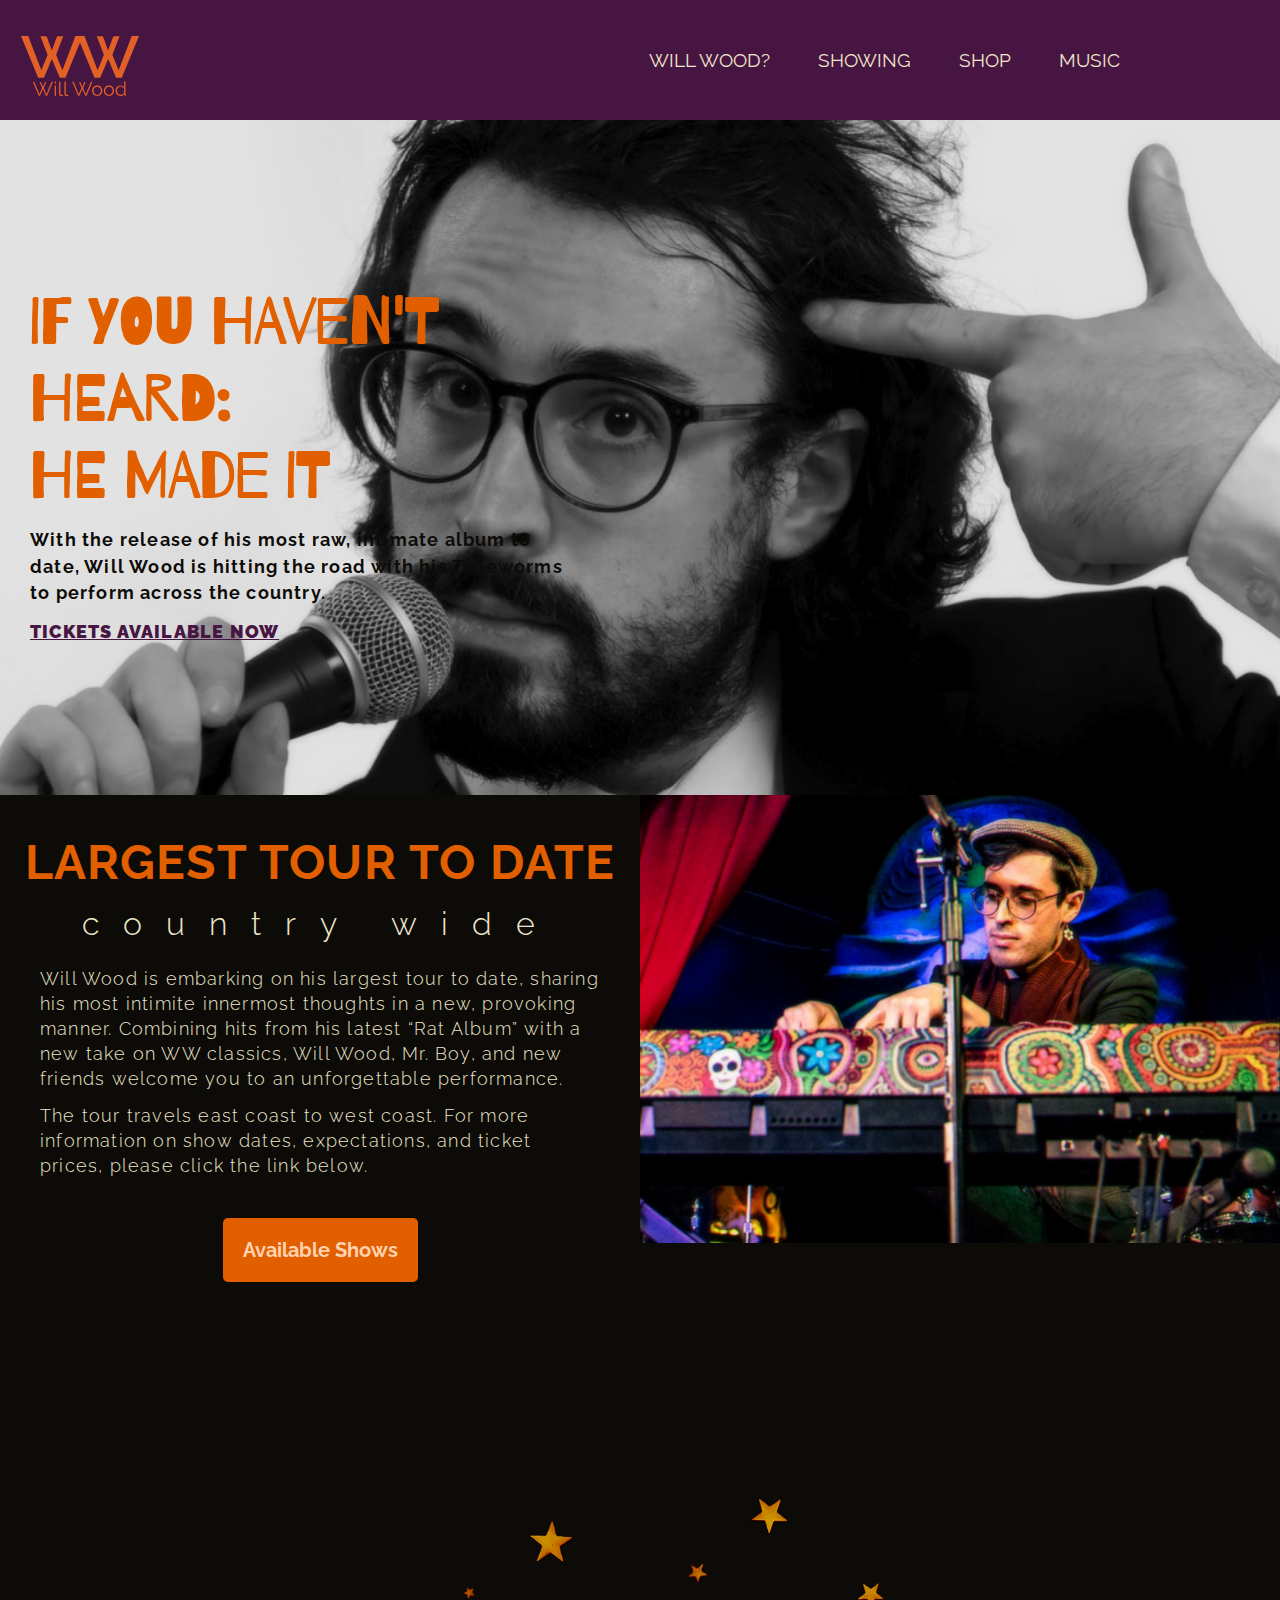
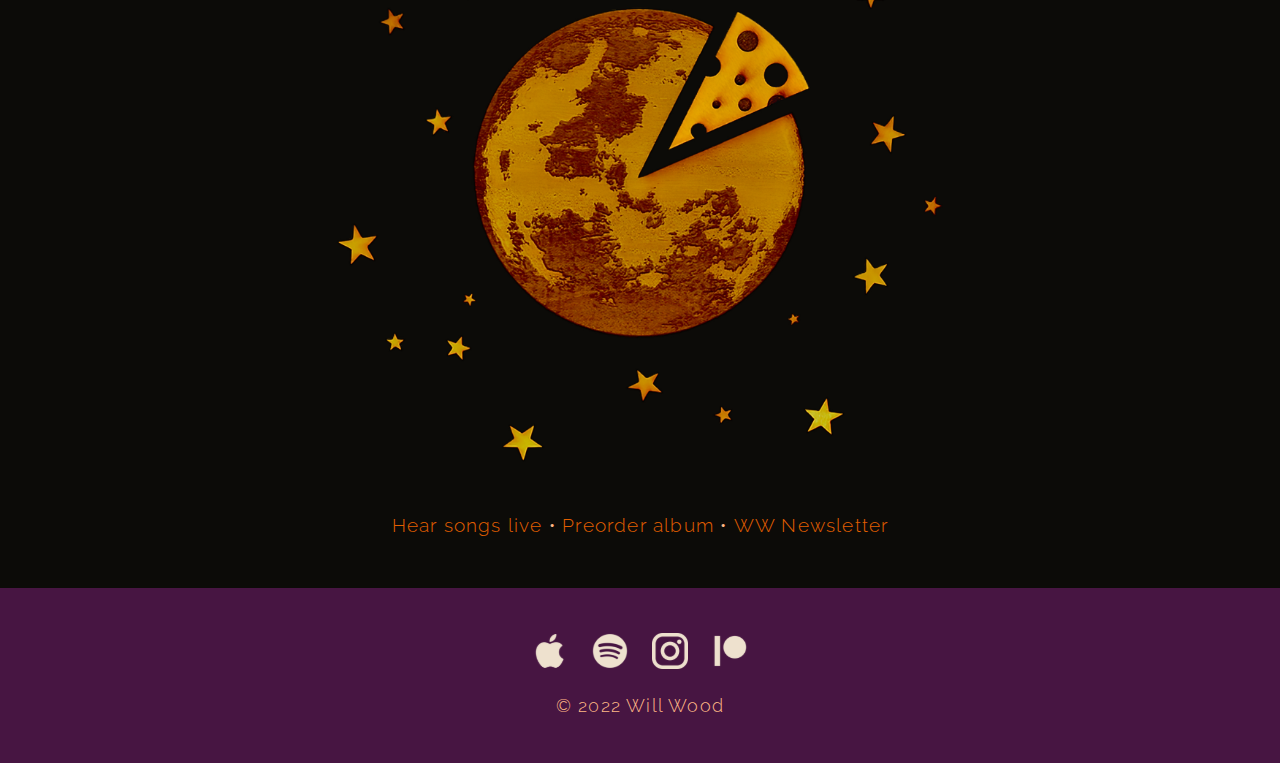
<file: index.html>
<!DOCTYPE html>
<html lang="en">
<head>
    <meta charset="UTF-8">
    <meta http-equiv="X-UA-Compatible" content="IE=edge">
    <meta name="viewport" content="width=device-width, initial-scale=1.0">
    <link rel="stylesheet" href="style.css">

    <title>Will Wood: On Tour</title>
    <link rel="icon" type="image/x-icon" href="images/Icons/little-guy.png">
</head>
<body>

<!-- Navigation -->
    <div class="navigation">
        <a href="index.html">
        <img class="logo" src="images/WW-Logo.svg" alt="Will Wood's Logo, two interlocking Ws.">
        </a>

        <input type="checkbox" id="nav-toggle" class="nav-toggle">
        <label for="nav-toggle" class="nav-toggle-label">
          <img src="images/Icons/hamburger.svg" alt="hamburger button">
        </label>
        <nav>
          <ul>
            <li><a href="www.html">Will Wood?</a></li>
            <li><a href="ICIMITour.html">Showing</a></li>
            <li><a href="wwm.html">Shop</a></li>
            <li><a href="https://www.say-10.com/product-tag/will-wood/">Music</a></li>
          </ul>
        </nav>
      </div>
<!-- End Navigation -->

<div class="secret">
  <p class="sc">Eh?! What are you looking at?!<br><a href="secret.html">What's with that shine in your eyes?</a></p>
</div>

<div class="hero">
    <div class="HI"> </div>
    <div class="herobox">
      <h1 class="Special">IF YOU HAVEN'T HEARD:<br>HE MADE IT</h1>
      <p class="HP">With the release of his most raw, intimate album to date, Will Wood is hitting the road with his Tapeworms to perform across the country.<span class="bigbreak"><br></span>
      <a href="ICIMITour.html" class="link-s-d link-d-m">TICKETS AVAILABLE NOW</a></p>
    </div>
</div>

<div id="mixup">
  <div class="imgbox"><img src="images/LTD-WW-crop.jpg" alt="Will Wood play piano"></div>
  <div class="wwbox">
      <h2>LARGEST TOUR TO DATE<br><span class="wide">country wide</span></h2>
      <p>Will Wood is embarking on his largest tour to date, sharing his most intimite innermost thoughts in a new, provoking manner. Combining hits from his latest “Rat Album” with a new take on WW classics, Will Wood, Mr. Boy, and new friends welcome you to an unforgettable performance.<span class="bigbreak"><br></span>The tour travels east coast to west coast. For more information on show dates, expectations, and ticket prices, please click the link below.
      <span class="bigbreak"><br></p><a href="ICIMITour.html" class="button">Available Shows</a>
  </div>
</div>

<div class="promo">
<img id="album" src="images/ICIMI-Promo.png" alt="Album cover for Will Wood's newest album In Case I Make It">
<p class="alinks"><a href="ICIMITour.html">Hear songs live</a> • <a href="https://www.say-10.com/product-tag/will-wood/">Preorder album</a> • <a href="mailto: wwot@DTI.com">WW Newsletter</a></p>
<p class="blinks"><a href="ICIMITour.html">Hear songs live</a><br> • <br><a href="https://www.say-10.com/product-tag/will-wood/">Preorder album</a><br> • <br><a href="mailto: wwot@DTI.com">WW Newsletter</a></p>
</div>



<!--Footer Gang-->
<footer>
  <p class="foot">© 2022 Will Wood</p>
  <div class="ficons">
    <a href="https://music.apple.com/us/artist/will-wood/1513485129">
      <img src="images/Icons/Apple.svg" alt="Apple's logo.">
    </a>
    <a href="https://open.spotify.com/artist/1VQ8riQ31zVHtlxiCC9EZE">
      <img src="images/Icons/Spotify.svg" alt="Spotify's logo.">
    </a>
    <a href="https://www.instagram.com/willwoodofficial/?hl=en">
      <img src="images/Icons/Instagram.svg" alt="Instagram's logo.">
    </a>
    <a href="https://www.patreon.com/therealwillwood">
      <img src="images/Icons/Patreon.svg" alt="Patreon's Logo">
    </a>
  </div>
</footer>
<!--End Footer Gang-->
</file>
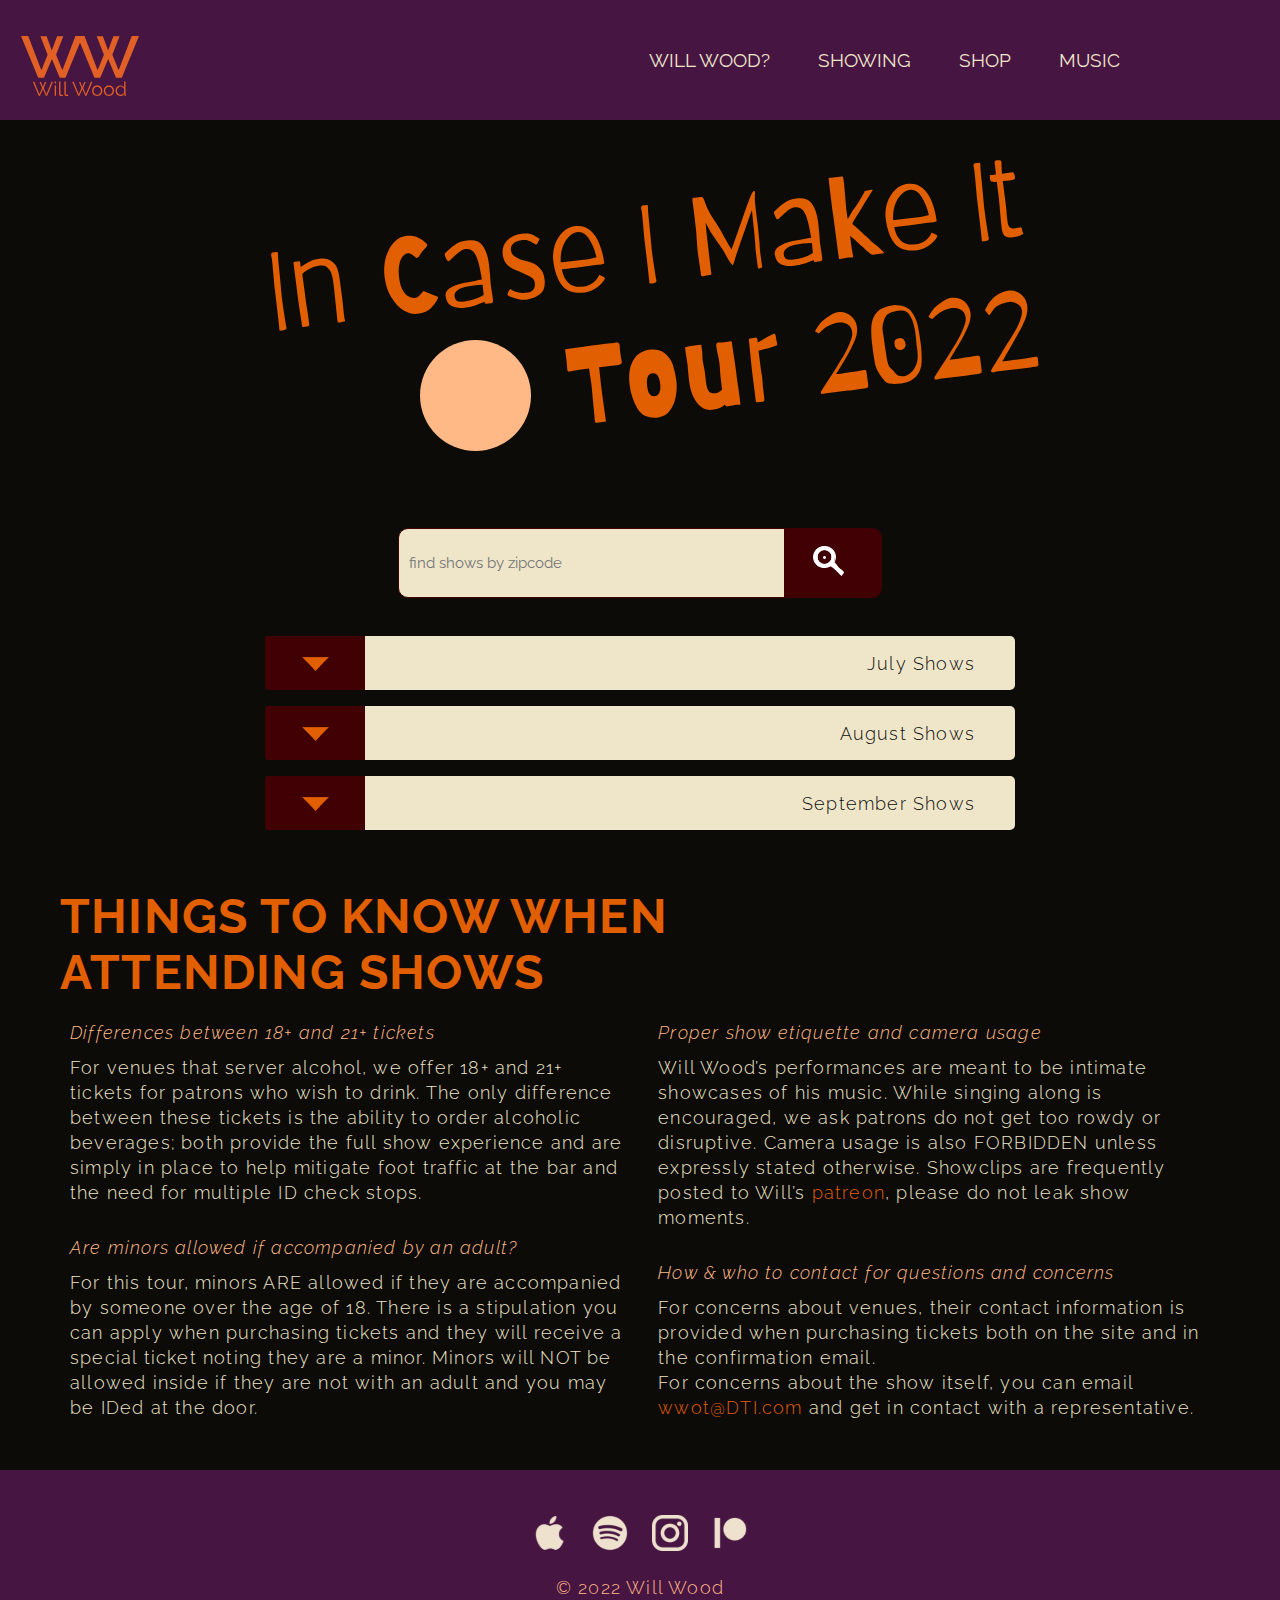
<file: ICIMITour.html>
<!DOCTYPE html>
<html lang="en">
<head>
    <meta charset="UTF-8">
    <meta http-equiv="X-UA-Compatible" content="IE=edge">
    <meta name="viewport" content="width=device-width, initial-scale=1.0">
    <link rel="stylesheet" href="style.css">

    <title>In Case I Make It Tour 2022</title>
    <link rel="icon" type="image/x-icon" href="images/Icons/little-guy.png">
</head>
<body>

<!-- Navigation -->
<div class="navigation">
    <a href="index.html">
    <img class="logo" src="images/WW-Logo.svg" alt="Will Wood's Logo, two interlocking Ws.">
    </a>

    <input type="checkbox" id="nav-toggle" class="nav-toggle">
    <label for="nav-toggle" class="nav-toggle-label">
      <img src="images/Icons/hamburger.svg" alt="hamburger button">
    </label>
    <nav>
      <ul>
        <li><a href="www.html">Will Wood?</a></li>
        <li><a href="ICIMITour.html">Showing</a></li>
        <li><a href="wwm.html">Shop</a></li>
        <li><a href="https://www.say-10.com/product-tag/will-wood/">Music</a></li>
      </ul>
    </nav>
  </div>
<!-- End Navigation -->

<div class="secret">
  <p class="sc">Do you think when people say things like God Watches, they understand that God Watches?<br><a href="secret.html">I'm not making it.</a></p>
</div>

<div class="topcha">
  <img class="header special" src="images/Special-Headers/ICIMTOUR.svg" alt="Will Wood?! What?!">
</div>

<div class="searchbox">
  <div class="search">
    <form class="sb" action="TP.html">
      <input type="text" placeholder="find shows by zipcode" name="search">
      <button type="submit"><img class="icon" src="images/Icons/search-13-xxl.png"></button>
    </form>
  </div>
</div>

<!--Drop Down-->
<div class="ddcontainer">

  <div class="ddc">
  <div class="dropdown">
    <div class="ddgroup">
      <button class="dropbtn"><img src="images/Icons/drop.png"></button>
      <p>July Shows</p>
    </div>
    <div class="dropdown-content">
      <a href="TP.html">7/29 - Times Square, NYC</a>
      <a href="TP.html">7/30 - Times Square, NYC</a>
    </div>
  </div>
</div>

<div class="ddc">
  <div class="dropdown">
    <div class="ddgroup">
      <button class="dropbtn"><img src="images/Icons/drop.png"></button>
      <p>August Shows</p>
    </div>
    <div class="dropdown-content">
      <a href="TP.html">8/17 - Niagra Falls, NY</a>
      <a href="TP.html">8/18 - Columbus, OH</a>
      <a href="TP.html">8/19 - Chicago, IL</a>
      <a href="TP.html">8/20 - Louisville, KY</a>
      <a href="TP.html">8/22 - Nashville, TN</a>
    </div>
  </div>
</div>

<div class="ddc">
  <div class="dropdown">
    <div class="ddgroup">
      <button class="dropbtn"><img src="images/Icons/drop.png"></button>
      <p>September Shows</p>
    </div>
    <div class="dropdown-content">
      <a href="TP.html">9/7 - Meow Wolf, Denver, CO</a>
      <a href="TP.html">9/8 - Las Vagas, NV</a>
      <a href="TP.html">9/9 - Pheonix, AZ</a>
      <a href="TP.html">9/10 - Los Angeles, CA</a>
      <a href="TP.html">9/13 - Sacrimento, CA</a>
      <a href="TP.html">9/14 - Oakland, CA</a>
    </div>
  </div>
</div>

</div>
<!--End Drop Down-->

<h2 class="ibhead">WHEN ATTENDING SHOWS</h2>

<div class="icont">

<div class="ibox box1">
  <div class="icard">
    <h3 class="ihead">Differences between 18+ and 21+ tickets</h3>
    <p>For venues that server alcohol, we offer 18+ and 21+ tickets for patrons who wish to drink. The only difference between these tickets is the ability to order alcoholic beverages; both provide the full show experience and are simply in place to help mitigate foot traffic at the bar and the need for multiple ID check stops.</p>
  </div>
  <div class="icard">
    <h3 class="ihead">Are minors allowed if accompanied by an adult?</h3>
    <p>For this tour, minors ARE allowed if they are accompanied by someone over the age of 18. There is a stipulation you can apply when purchasing tickets and they will receive a special ticket noting they are a minor. Minors will NOT be allowed inside if they are not with an adult and you may be IDed at the door.</p>
  </div>
</div>

<div class="ibox box2">
  <div class="icard">
    <h3 class="ihead">Proper show etiquette and camera usage</h3>
    <p>Will Wood’s performances are meant to be intimate showcases of his music. While singing along is encouraged, we ask patrons do not get too rowdy or disruptive. Camera usage is also FORBIDDEN unless expressly stated otherwise. Showclips are frequently posted to Will’s <a href="https://www.patreon.com/therealwillwood" class="glink">patreon</a>, please do not leak show moments.</p>
  </div>
  <div class="icard">
    <h3 class="ihead">How & who to contact for questions and concerns</h3>
    <p>For concerns about venues, their contact information is provided when purchasing tickets both on the site and in the confirmation email.<br>For concerns about the show itself, you can email <a href="mailto: wwot@DTI.com" class="glink">wwot@DTI.com</a> and get in contact with a representative.</p>
  </div>
</div>

</div>

<!--Footer Gang-->
<footer>
  <p class="foot">© 2022 Will Wood</p>
  <div class="ficons">
    <a href="https://music.apple.com/us/artist/will-wood/1513485129">
      <img src="images/Icons/Apple.svg" alt="Apple's logo.">
    </a>
    <a href="https://open.spotify.com/artist/1VQ8riQ31zVHtlxiCC9EZE">
      <img src="images/Icons/Spotify.svg" alt="Spotify's logo.">
    </a>
    <a href="https://www.instagram.com/willwoodofficial/?hl=en">
      <img src="images/Icons/Instagram.svg" alt="Instagram's logo.">
    </a>
    <a href="https://www.patreon.com/therealwillwood">
      <img src="images/Icons/Patreon.svg" alt="Patreon's Logo">
    </a>
  </div>
</footer>
<!--End Footer Gang-->
</file>
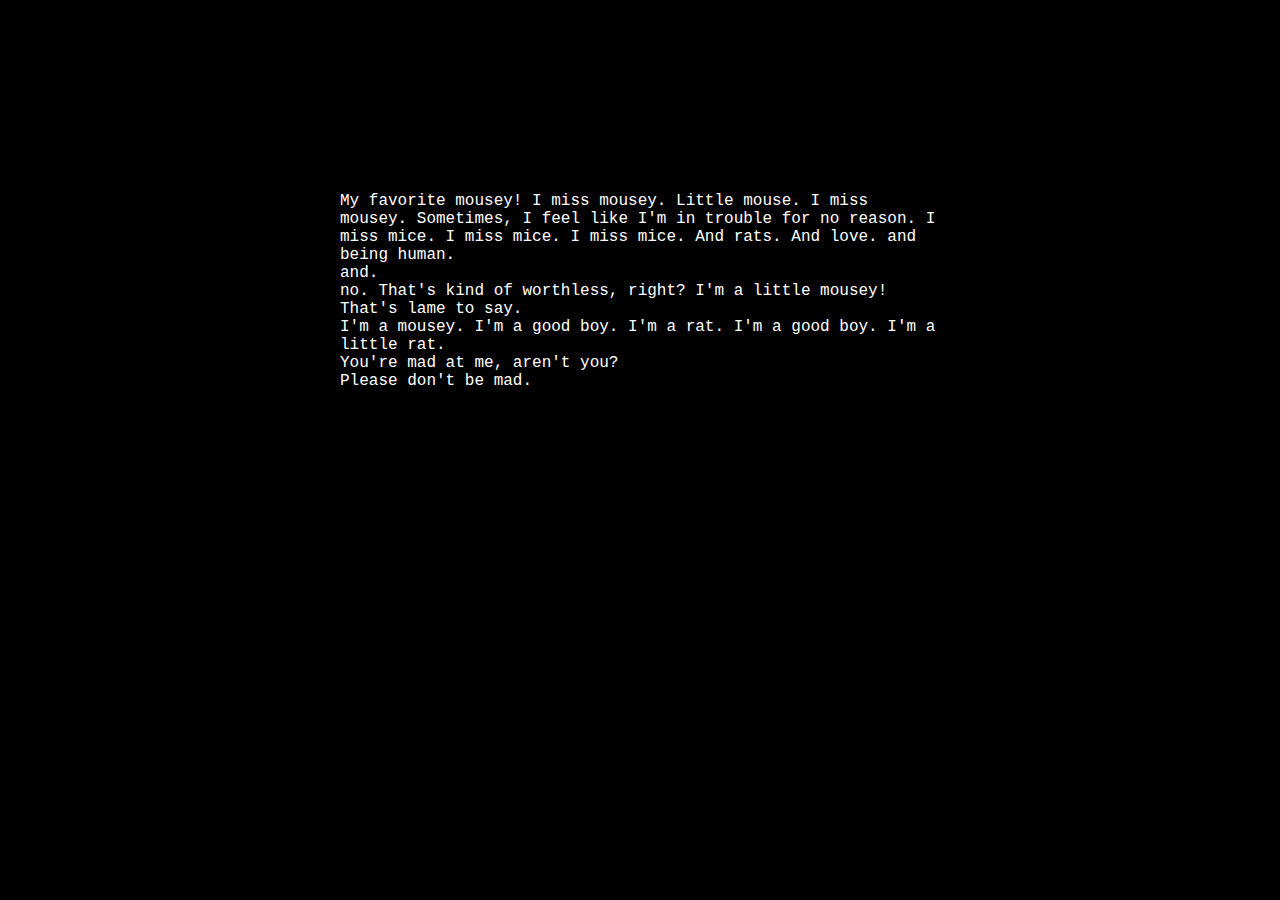
<file: secret.html>
<!DOCTYPE html>
<html lang="en">
<head>
    <meta charset="UTF-8">
    <meta http-equiv="X-UA-Compatible" content="IE=edge">
    <meta name="viewport" content="width=device-width, initial-scale=1.0">
    <link rel="stylesheet" href="secret.css">

    <title>What are you looking at?</title>
    <link rel="icon" type="image/x-icon" href="images/Icons/little-guy.png">
</head>
<body>

<div class="box">
<p>My favorite mousey! I miss mousey. Little mouse. I miss mousey.
    Sometimes, I feel like I'm in trouble for no reason. I miss mice.
    I miss mice. I miss mice. And rats. And love. and being human.
    <br>and.
<br>no. That's kind of worthless, right? I'm a little mousey!
<br>That's lame to say.
<br>I'm a mousey. I'm a good boy. I'm a rat. I'm a good boy. I'm a little rat.
<br>You're mad at me, aren't you?
</p>
<p>Please don't be mad.</p>
</div>

</body>
</file>
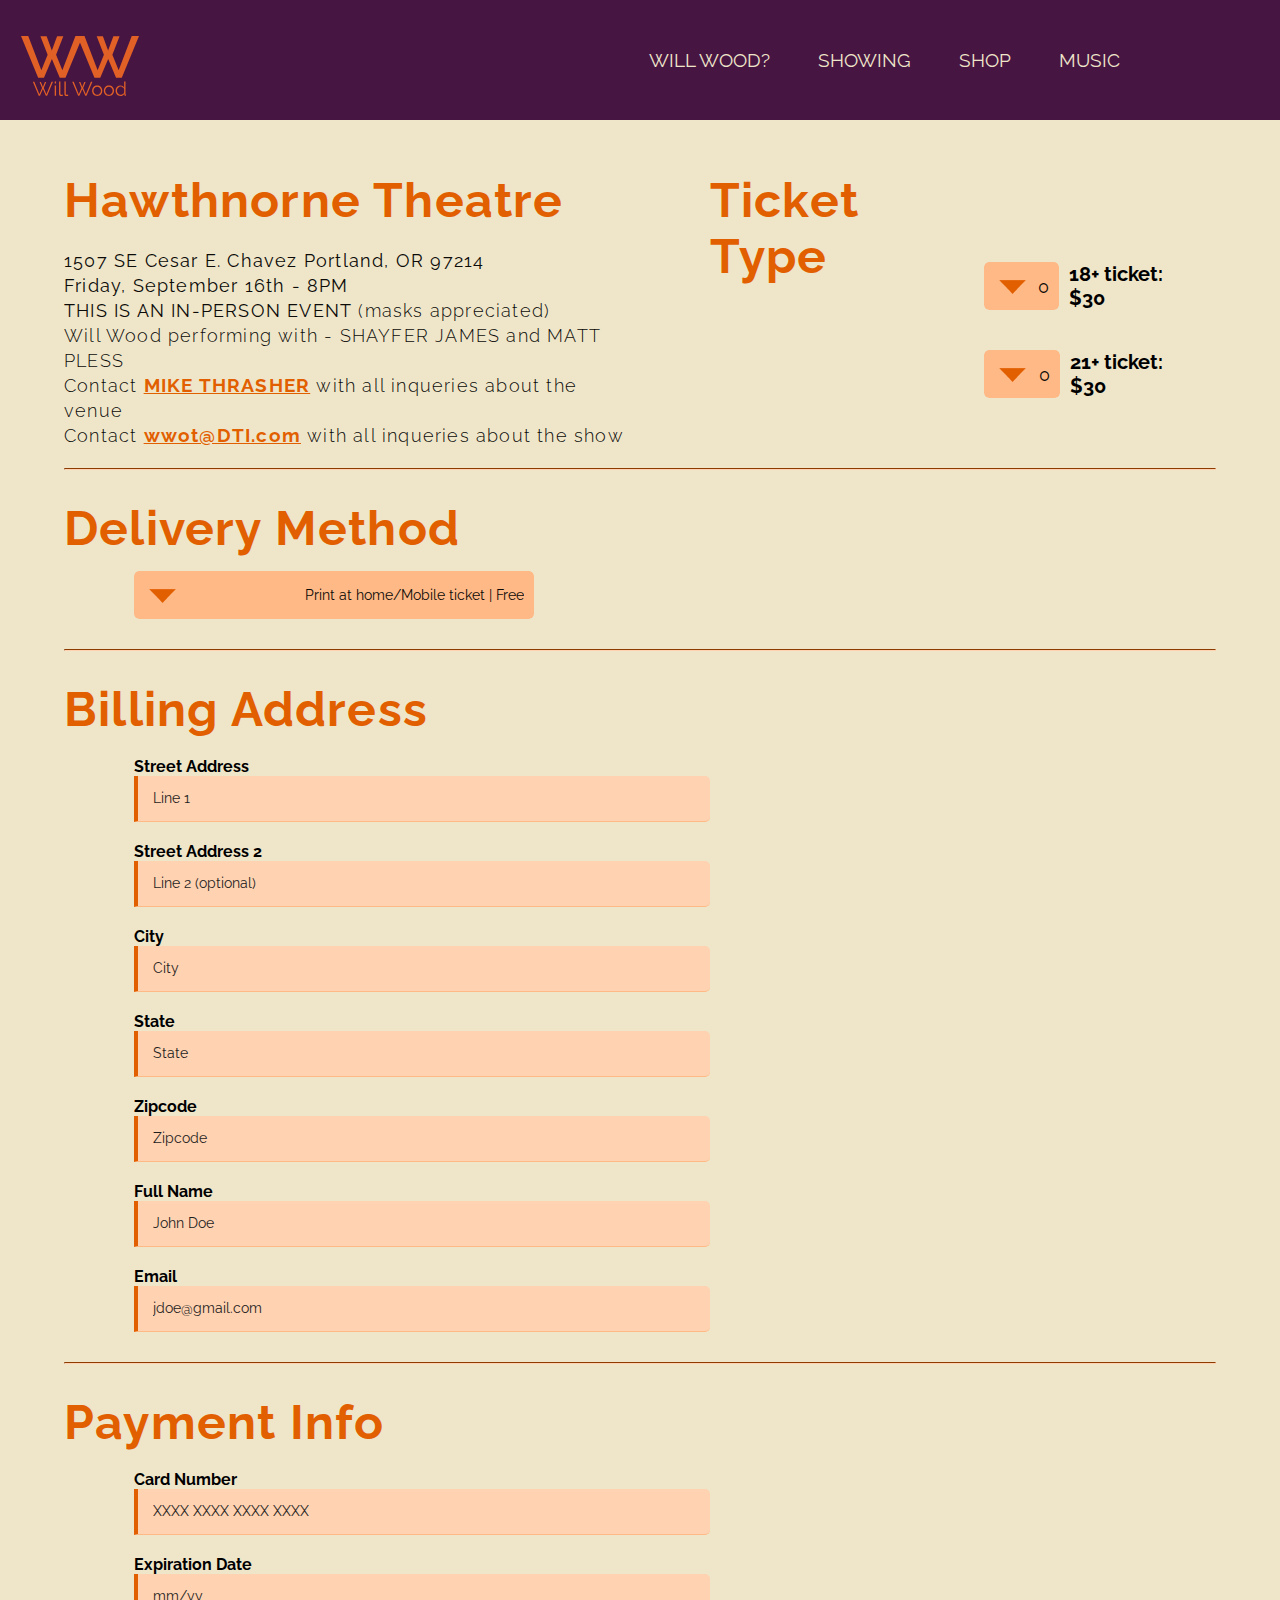
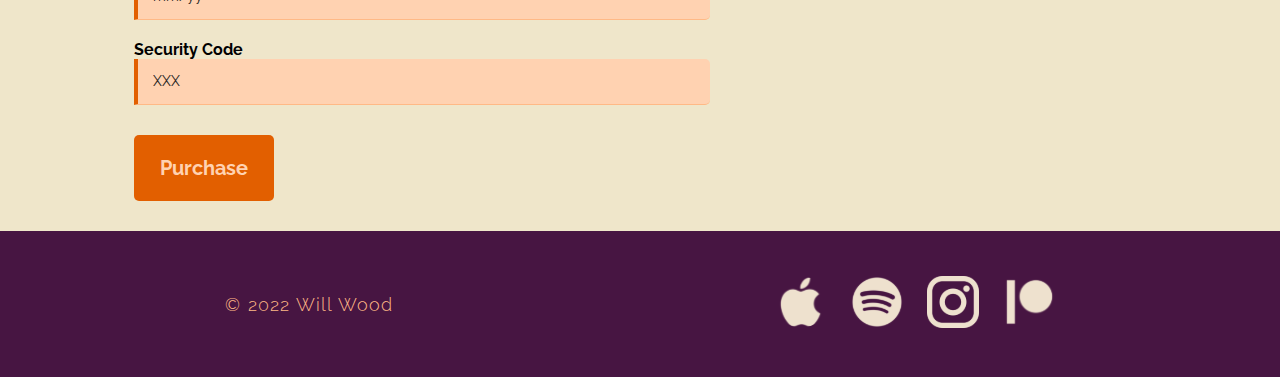
<file: TP.html>
<!DOCTYPE html>
<html lang="en">
<head>
    <meta charset="UTF-8">
    <meta http-equiv="X-UA-Compatible" content="IE=edge">
    <meta name="viewport" content="width=device-width, initial-scale=1.0">
    <link rel="stylesheet" href="purchase.css">

    <title>Ticket Purchase</title>
    <link rel="icon" type="image/x-icon" href="images/Icons/little-guy.png">
</head>
<body>

<!-- Navigation -->
<div class="navigation">
    <a href="index.html">
    <img class="logo" src="images/WW-Logo.svg" alt="Will Wood's Logo, two interlocking Ws.">
    </a>

    <input type="checkbox" id="nav-toggle" class="nav-toggle">
    <label for="nav-toggle" class="nav-toggle-label">
      <img src="images/Icons/hamburger.svg" alt="hamburger button">
    </label>
    <nav>
      <ul>
        <li><a href="www.html">Will Wood?</a></li>
        <li><a href="ICIMITour.html">Showing</a></li>
        <li><a href="wwm.html">Shop</a></li>
        <li><a href="https://www.say-10.com/product-tag/will-wood/">Music</a></li>
      </ul>
    </nav>
  </div>
<!-- End Navigation -->

<div class="secret">
  <p class="sc">Why are you looking at me?<br><a href="secret.html">You hate me, don't you?!</a></p>
</div>


<div class="t-form">

<div class="tpflex">
  <form class="ticket">
    <!--Alignments completely wig out if everything isn't inside the form tags-->
  <div class="info">
    <h2>Hawthnorne Theatre</h2>
    <p>
      <b>1507 SE Cesar E. Chavez Portland, OR 97214</b><br>
      <b>Friday, September 16th - 8PM</b><br>
      <b>THIS IS AN IN-PERSON EVENT</b> &#40;masks appreciated&#41;<br>
      Will Wood performing with - SHAYFER JAMES and MATT PLESS<br>
      Contact <a href="mailto: mthrasher@DTI.com">MIKE THRASHER</a> with all inqueries about the venue<br>
      Contact <a href="mailto: wwot@DTI.com">wwot@DTI.com</a> with all inqueries about the show
    </p>
  </div>
<hr class="peekaboo">
    <h2 id="bome">Ticket Type</h2>
    <div class="biggeragebox">
    <div class="agebox">
    <label for="18+">18+ ticket: $30</label>
    <div class="select age">
      <select name="18+" id="18+">
        <option value="18-0">0</option>
        <option value="18-1">1</option>
        <option value="18-2">2</option>
        <option value="18-3">3</option>
        <option value="18-4">4</option>
        <option value="18-5">5</option>
        <option value="18-6">6</option>
      </select>
    </div>
  </div>
  <div class="agebox">
    <label for="21+">21+ ticket: $30</label>
    <div class="select age">
      <select name="21+" id="21+">
        <option value="21-0">0</option>
        <option value="21-1">1</option>
        <option value="21-2">2</option>
        <option value="21-3">3</option>
        <option value="21-4">4</option>
        <option value="21-5">5</option>
        <option value="21-6">6</option>
      </select>
    </div>
  </div>
</div>
  </form>
</div>

<!--One big form time-->
<div class="tpnorm">
<form action="TY.html" class="purchase">
  <hr>
  <h2>Delivery Method</h2>
  <div class="flexit">
  <div class="select">
  <select name="dm" id="dm">
    <option value="free">Print at home/Mobile ticket | Free</option>
    <option value="5.99">Mail to billing address | $5.99</option>
  </select>
  </div>
</div>
<hr>
<h2>Billing Address</h2>
  <div class="tfield">
    <label for="street"><b>Street Address</b></label><br>
    <input type="text" id="street" name="street" placeholder="Line 1" required><br>
  </div>
  <div class="tfield">
    <label for="street2"><b>Street Address 2</b></label><br>
    <input type="text" id="street2" name="street2" placeholder="Line 2 &#40;optional&#41;"><br>
  </div>
  <div class="tfield">
    <label for="city"><b>City</b></label><br>
    <input type="text" id="city" name="city" placeholder="City" required><br>
  </div>
    <div class="form-group">
      <div class="tfield">
        <label for="state"><b>State</b></label><br>
        <input type="text" id="state" name="state" placeholder="State" required><br>
      </div>
      <div class="tfield">
        <label for="zipcode"><b>Zipcode</b></label><br>
        <input type="text" id="zipcode" name="zipcode" placeholder="Zipcode" pattern="[0-9]{5}" title="Invalid zipcode" minlength="5" maxlength="5" required><br>
      </div>
    </div>
  <div class="tfield">
    <label for="name"><b>Full Name</b></label><br>
    <input type="text" id="name" name="name" placeholder="John Doe" required><br>
  </div>
  <div class="tfield bump">  
    <label for="email"><b>Email</b></label><br>
    <input type="text" id="email" name="email" placeholder="jdoe@gmail.com" pattern="[a-z0-9._%+-]+@[a-z0-9.-]+\.[a-z]{2,3}$" title="Invalid email" required><br>
  </div>
<hr>
<h2>Payment Info</h2>
  <div class="tfield">
    <label for="cnumber"><b>Card Number</b></label><br>
    <input type="text" id="cnumber" name="cnumber" placeholder="XXXX XXXX XXXX XXXX" minlength="16" maxlength="19" required><br>
  </div>
  <div class="tfield">
    <label for="edate"><b>Expiration Date</b></label><br>
    <input type="text" id="edate" name="edate" placeholder="mm/yy" pattern="[0-9/]{5}" title="Invalid date" minlength="5" maxlength="5" required><br>
  </div>
  <div class="tfield bump">
    <label for="sc"><b>Security Code</b></label><br>
    <input type="text" id="sc" name="sc" placeholder="XXX" pattern="[0-9]{3}" title="Invalid CVC" min-length="3" maxlength="3" required><br>
  </div>
  <div class="buttonbox">
    <button><input type="submit" value="Purchase"></button>
  </div>

</form>
</div>

</div>

<!--Footer Gang-->
<footer>
  <p class="foot">© 2022 Will Wood</p>
  <div class="ficons">
    <a href="https://music.apple.com/us/artist/will-wood/1513485129">
      <img src="images/Icons/Apple.svg" alt="Apple's logo.">
    </a>
    <a href="https://open.spotify.com/artist/1VQ8riQ31zVHtlxiCC9EZE">
      <img src="images/Icons/Spotify.svg" alt="Spotify's logo.">
    </a>
    <a href="https://www.instagram.com/willwoodofficial/?hl=en">
      <img src="images/Icons/Instagram.svg" alt="Instagram's logo.">
    </a>
    <a href="https://www.patreon.com/therealwillwood">
      <img src="images/Icons/Patreon.svg" alt="Patreon's Logo">
    </a>
  </div>
</footer>
<!--End Footer Gang-->
</file>
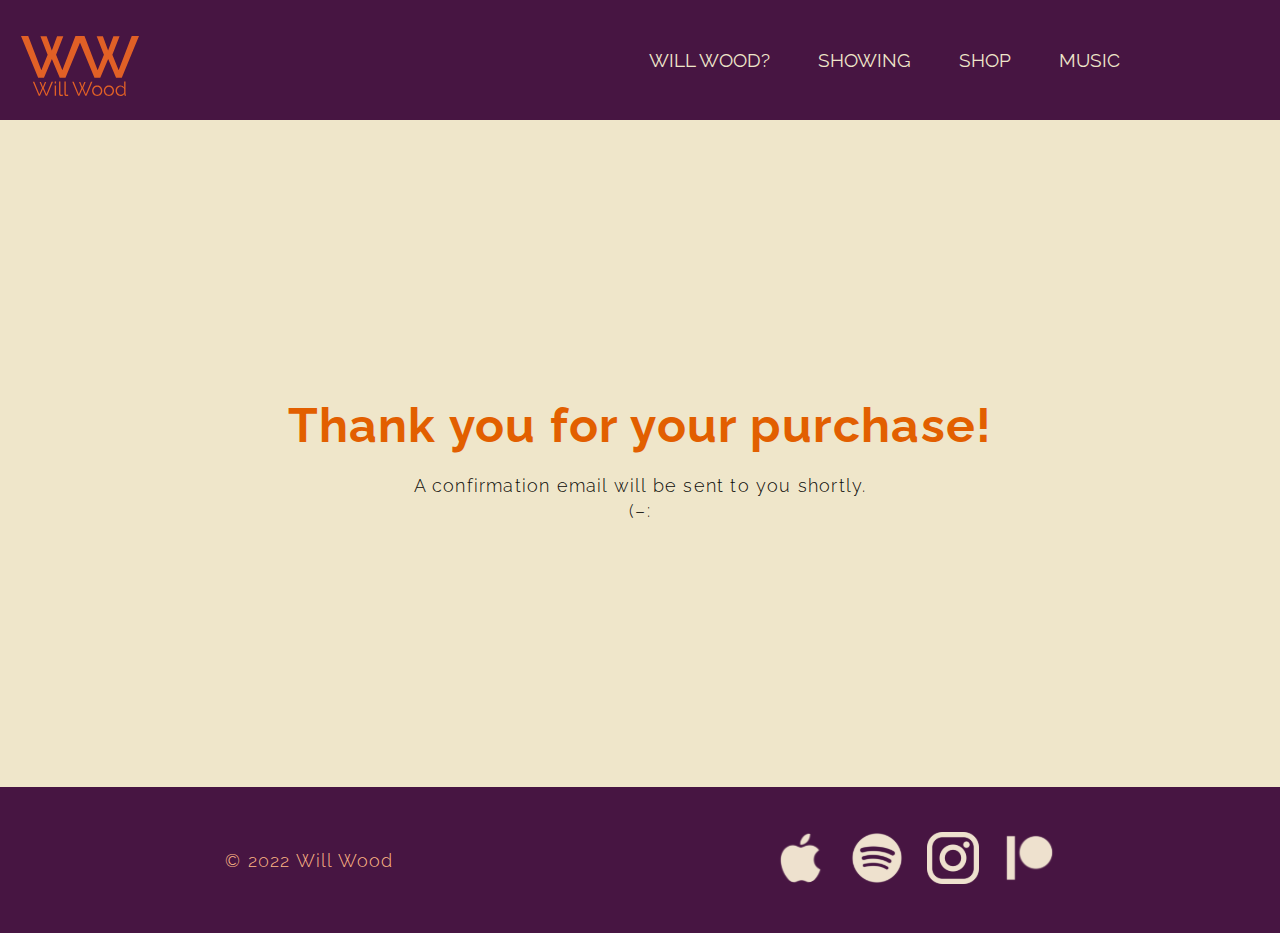
<file: TY.html>
<!DOCTYPE html>
<html lang="en">
<head>
    <meta charset="UTF-8">
    <meta http-equiv="X-UA-Compatible" content="IE=edge">
    <meta name="viewport" content="width=device-width, initial-scale=1.0">
    <link rel="stylesheet" href="purchase.css">

    <title>Ticket Purchase</title>
    <link rel="icon" type="image/x-icon" href="images/Icons/little-guy.png">
</head>
<body>

<!-- Navigation -->
<div class="navigation">
    <a href="index.html">
    <img class="logo" src="images/WW-Logo.svg" alt="Will Wood's Logo, two interlocking Ws.">
    </a>

    <input type="checkbox" id="nav-toggle" class="nav-toggle">
    <label for="nav-toggle" class="nav-toggle-label">
      <img src="images/Icons/hamburger.svg" alt="hamburger button">
    </label>
    <nav>
      <ul>
        <li><a href="www.html">Will Wood?</a></li>
        <li><a href="ICIMITour.html">Showing</a></li>
        <li><a href="wwm.html">Shop</a></li>
        <li><a href="https://www.say-10.com/product-tag/will-wood/">Music</a></li>
      </ul>
    </nav>
  </div>
<!-- End Navigation -->

<div class="secret">
  <p class="sc">Seriously? Again?<br><a href="secret.html">You're really troublesome...!</a></p>
</div>

<div class="thanks">
<h2>Thank you for your purchase!</h2>
<p>A confirmation email will be sent to you shortly.<br>
    &#40;&#8211;&#58;
</p>
</div>


<!--Footer Gang-->
<footer>
    <p class="foot">© 2022 Will Wood</p>
    <div class="ficons">
      <a href="https://music.apple.com/us/artist/will-wood/1513485129">
        <img src="images/Icons/Apple.svg" alt="Apple's logo.">
      </a>
      <a href="https://open.spotify.com/artist/1VQ8riQ31zVHtlxiCC9EZE">
        <img src="images/Icons/Spotify.svg" alt="Spotify's logo.">
      </a>
      <a href="https://www.instagram.com/willwoodofficial/?hl=en">
        <img src="images/Icons/Instagram.svg" alt="Instagram's logo.">
      </a>
      <a href="https://www.patreon.com/therealwillwood">
        <img src="images/Icons/Patreon.svg" alt="Patreon's Logo">
      </a>
    </div>
  </footer>
  <!--End Footer Gang-->
</file>
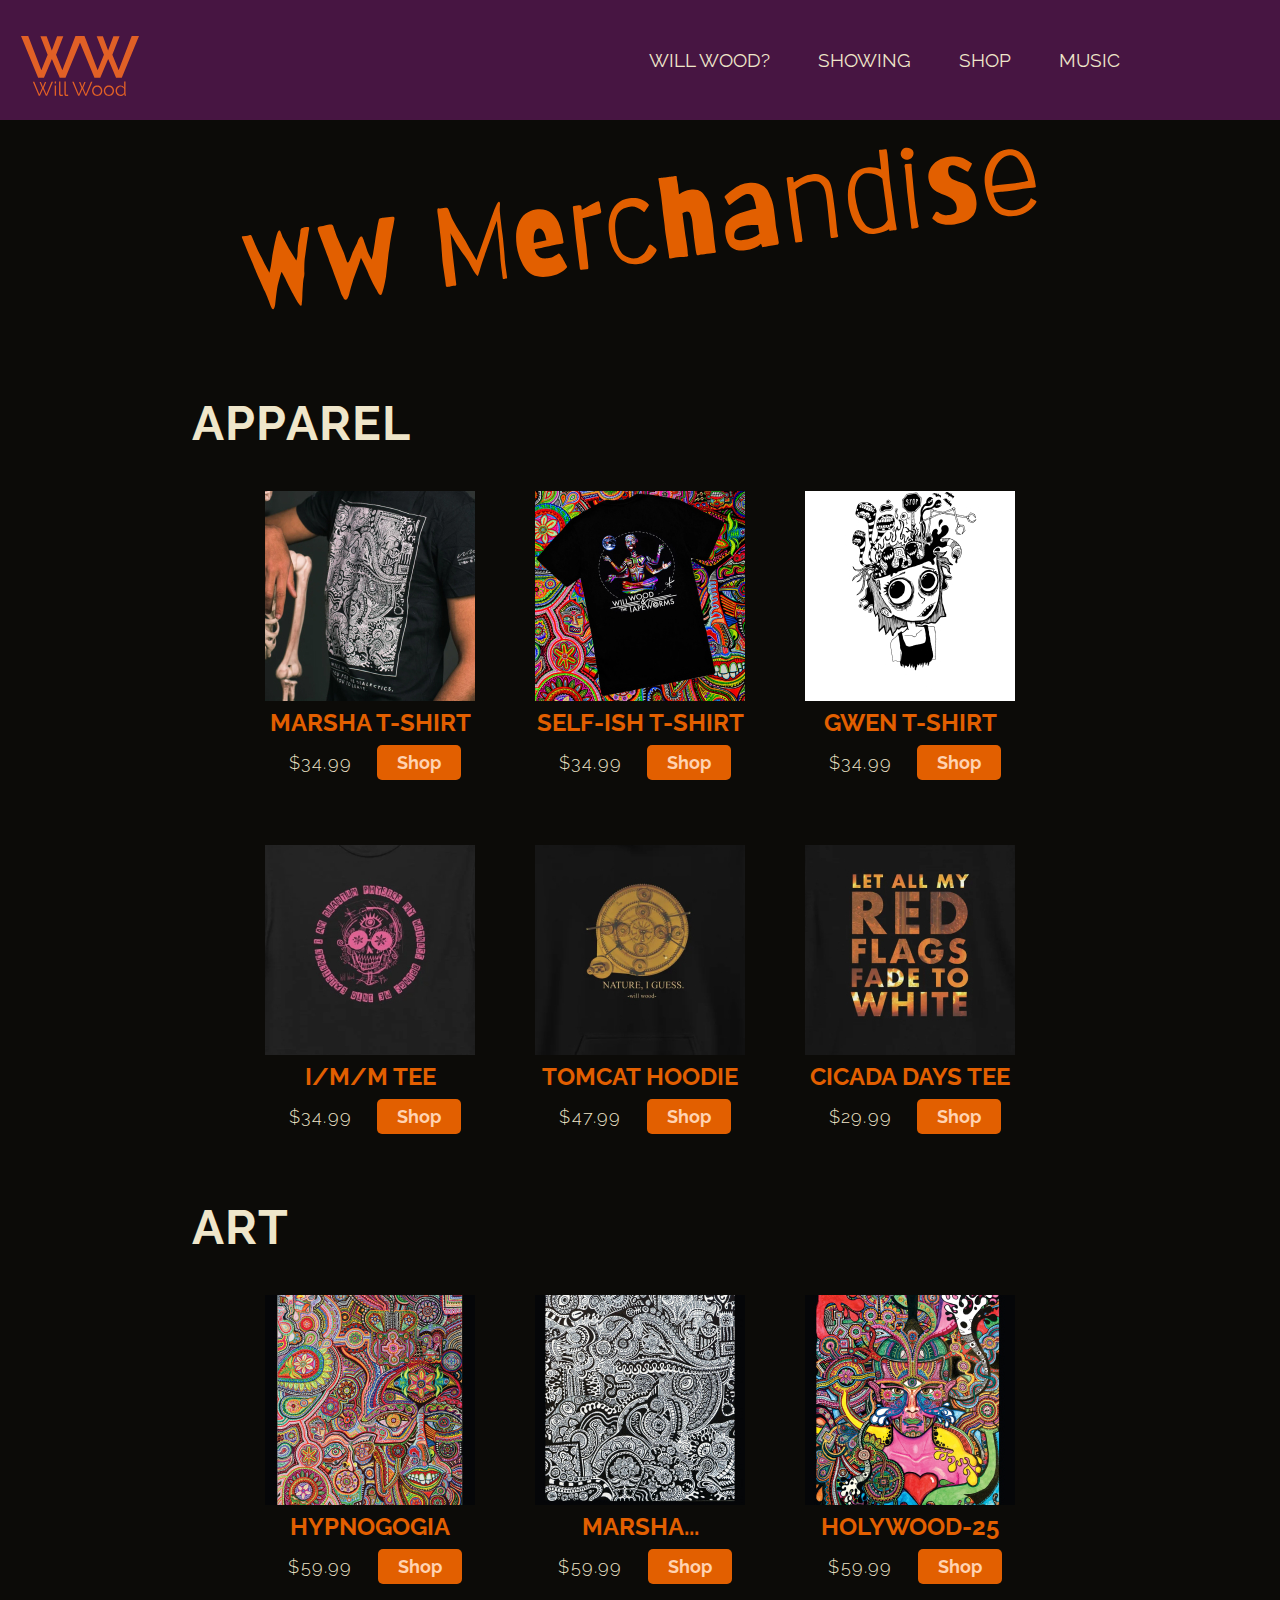
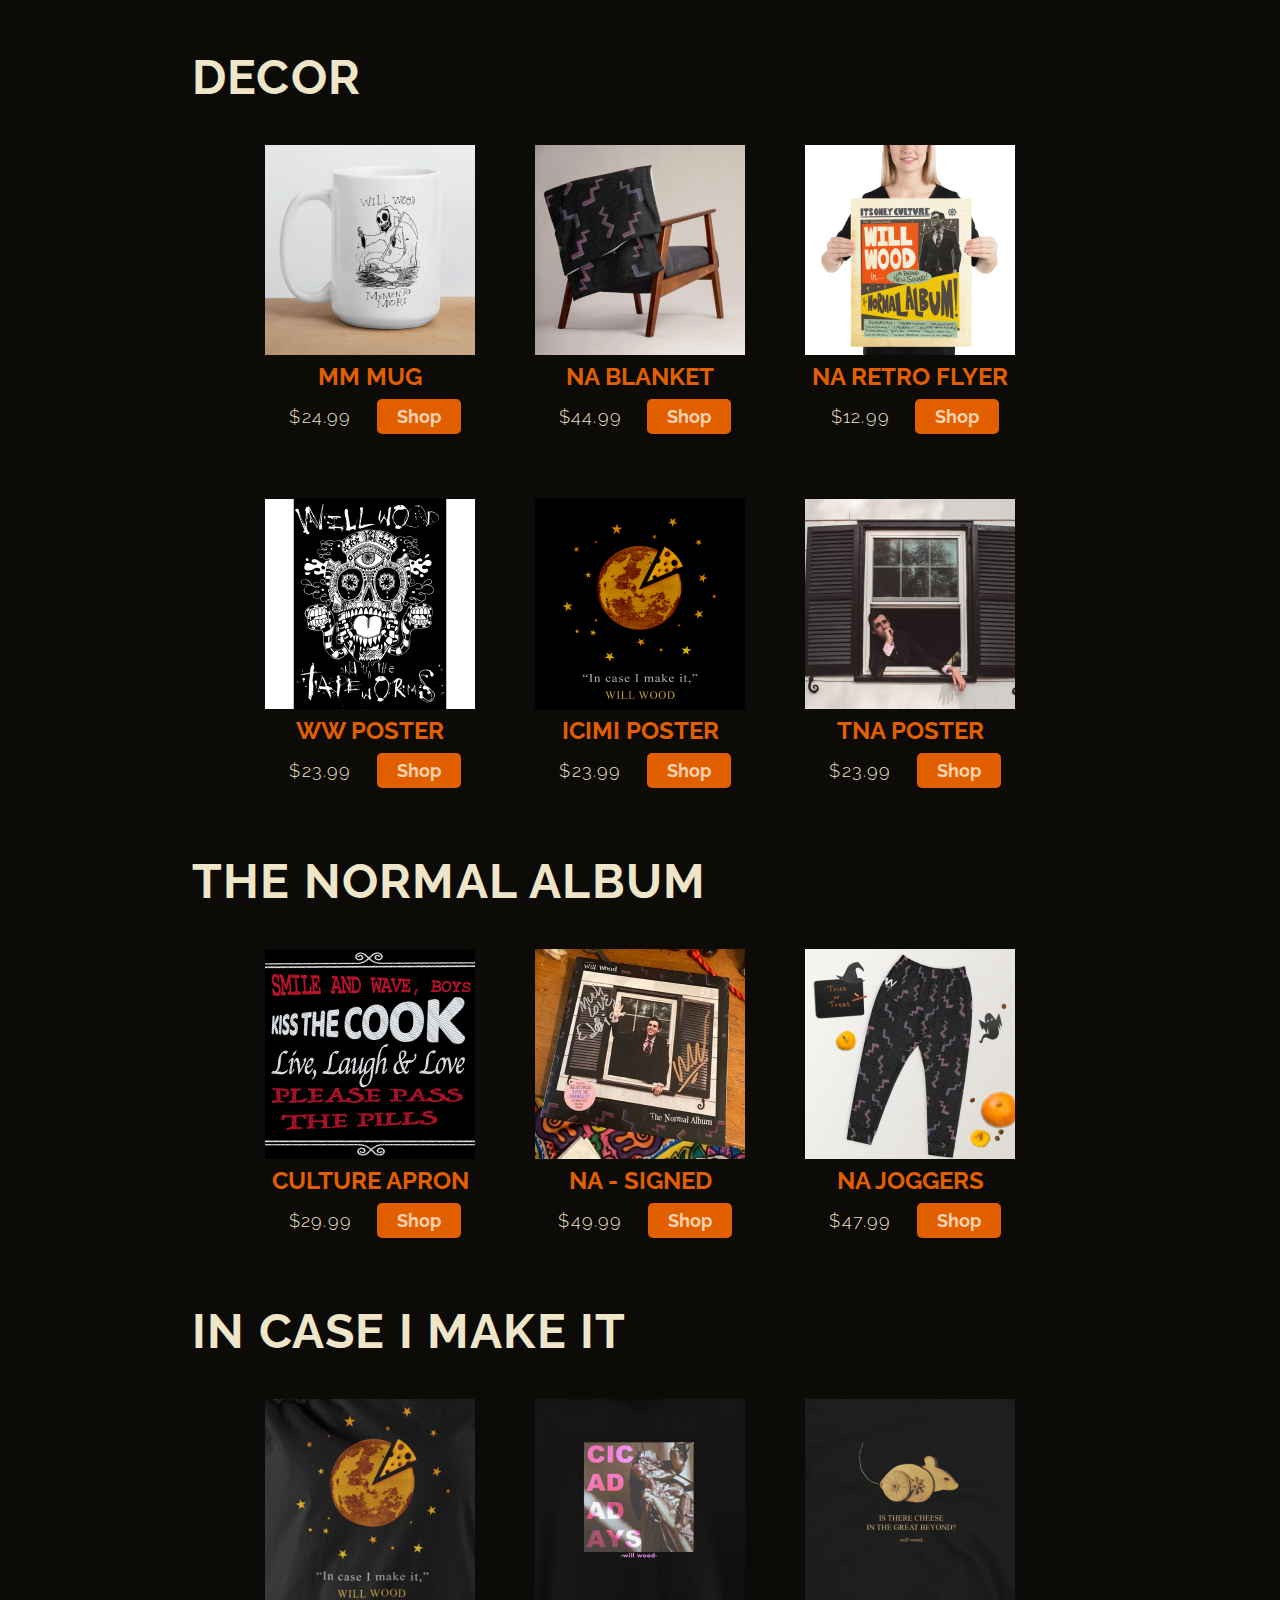
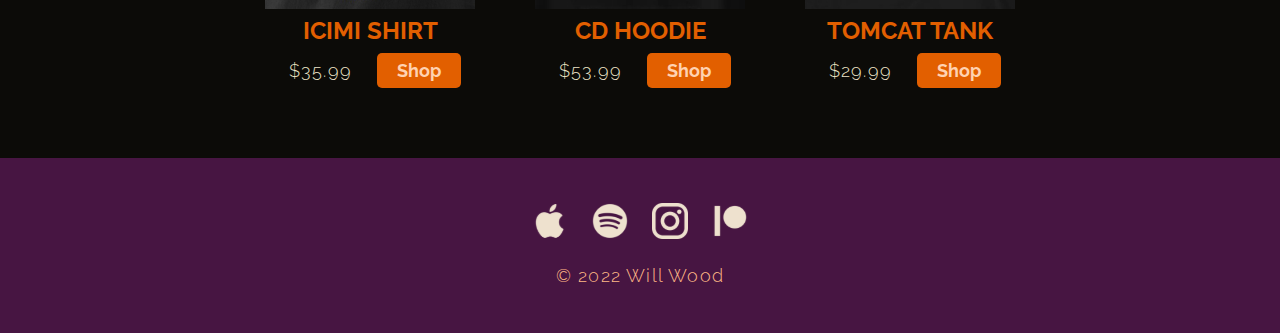
<file: wwm.html>
<!DOCTYPE html>
<html lang="en">
<head>
    <meta charset="UTF-8">
    <meta http-equiv="X-UA-Compatible" content="IE=edge">
    <meta name="viewport" content="width=device-width, initial-scale=1.0">
    <link rel="stylesheet" href="style.css">

    <title>Merchandise</title>
    <link rel="icon" type="image/x-icon" href="images/Icons/little-guy.png">
</head>
<body>

<!-- Navigation -->
<div class="navigation">
    <a href="index.html">
    <img class="logo" src="images/WW-Logo.svg" alt="Will Wood's Logo, two interlocking Ws.">
    </a>

    <input type="checkbox" id="nav-toggle" class="nav-toggle">
    <label for="nav-toggle" class="nav-toggle-label">
      <img src="images/Icons/hamburger.svg" alt="hamburger button">
    </label>
    <nav>
      <ul>
        <li><a href="www.html">Will Wood?</a></li>
        <li><a href="ICIMITour.html">Showing</a></li>
        <li><a href="wwm.html">Shop</a></li>
        <li><a href="https://www.say-10.com/product-tag/will-wood/">Music</a></li>
      </ul>
    </nav>
  </div>
<!-- End Navigation -->

<div class="secret">
  <p class="sc">I was asking for an umbrella yesterday. And it rained today.<br><a href="secret.html">I don't think I believe in a loving God.</a></p>
</div>

<div class="topcha">
  <img class="header special" src="images/Special-Headers/WW Merchandise.svg" alt="Will Wood?! What?!">
</div>


<div class="msec">
  <h2>APPAREL</h2>
  <div class="mbox">
    <div class="merch">
      <img src="images/Merch-Img/Apparel1.jpg" alt="B&W Marsha Shirt">
      <h3>MARSHA T-SHIRT</h3>
      <div class="gb">
        <p>$34.99</p>
        <a href="https://willwoodandthetapeworms.bigcartel.com/product/marsha-thank-you-for-the-dialectics-but-i-need-you-to-leave-by-xray-leadvest" class="button mbut">Shop</a>
      </div>
    </div>

    <div class="merch">
      <img src="images/Merch-Img/Apparel2.jpg" alt="Shirt with Self-Ish album art">
      <h3>SELF-ISH T-SHIRT</h3>
      <div class="gb">
        <p>$34.99</p>
        <a href="https://willwoodandthetapeworms.bigcartel.com/product/self-ish-wwatt-tee-full-color" class="button mbut">Shop</a>
      </div>
    </div>

    <div class="merch">
      <img src="images/Merch-Img/Apparel3.jpg" alt="Shirt with art from the Prescripton">
      <h3>GWEN T-SHIRT</h3>
      <div class="gb">
        <p>$34.99</p>
        <a href="https://willwoodandthetapeworms.bigcartel.com/product/better-than-the-alternative-t-shirt" class="button mbut">Shop</a>
      </div>
    </div>
  </div>

  <div class="mbox">
    <div class="merch">
      <img src="images/Merch-Img/Apparel4.jpg" alt="B&W Marsha Shirt">
      <h3>I/M/M TEE</h3>
      <div class="gb">
        <p>$34.99</p>
        <a href="https://willwoodandthetapeworms.bigcartel.com/product/i-me-myself-tees" class="button mbut">Shop</a>
      </div>
    </div>

    <div class="merch">
      <img src="images/Merch-Img/Apparel5.jpg" alt="Shirt with Tomcat single art">
      <h3>TOMCAT HOODIE</h3>
      <div class="gb">
        <p>$47.99</p>
        <a href="https://willwoodandthetapeworms.bigcartel.com/product/tomcat-disposables-tees-hoodies" class="button mbut">Shop</a>
      </div>
    </div>

    <div class="merch">
      <img src="images/Merch-Img/Apparel6.jpg" alt="Shirt with art from Cicada Days single">
      <h3>CICADA DAYS TEE</h3>
      <div class="gb">
        <p>$29.99</p>
        <a href="https://willwoodandthetapeworms.bigcartel.com/product/cicada-days-tees-hoodies" class="button mbut">Shop</a>
      </div>
    </div>
  </div>

  <h2>ART</h2>
  <div class="mbox">
    <div class="merch">
      <img src="images/Merch-Img/Art1.jpg" alt="Original Will Wood art print">
      <h3>HYPNOGOGIA</h3>
      <div class="gb">
        <p>$59.99</p>
        <a href="https://willwoodandthetapeworms.bigcartel.com/product/will-wood-art-posters" class="button mbut">Shop</a>
      </div>
    </div>

    <div class="merch">
      <img src="images/Merch-Img/Art2.jpg" alt="Original Will Wood art print">
      <h3>MARSHA...</h3>
      <div class="gb">
        <p>$59.99</p>
        <a href="https://willwoodandthetapeworms.bigcartel.com/product/will-wood-art-posters" class="button mbut">Shop</a>
      </div>
    </div>

    <div class="merch">
      <img src="images/Merch-Img/Art3.jpg" alt="Original Will Wood art print">
      <h3>HOLYWOOD-25</h3>
      <div class="gb">
        <p>$59.99</p>
        <a href="https://willwoodandthetapeworms.bigcartel.com/product/will-wood-art-posters" class="button mbut">Shop</a>
      </div>
    </div>
  </div>

  <h2>DECOR</h2>
  <div class="mbox">
    <div class="merch">
      <img src="images/Merch-Img/Decor1.jpg" alt="Mug with print from Momento Mori">
      <h3>MM MUG</h3>
      <div class="gb">
        <p>$24.99</p>
        <a href="https://willwoodandthetapeworms.bigcartel.com/product/memento-mori-mug" class="button mbut">Shop</a>
      </div>
    </div>

    <div class="merch">
      <img src="images/Merch-Img/Decor2.jpg" alt="Throw blanket with The Normal Album patterning">
      <h3>NA BLANKET</h3>
      <div class="gb">
        <p>$44.99</p>
        <a href="https://willwoodandthetapeworms.bigcartel.com/product/the-normal-album-throw-blanket" class="button mbut">Shop</a>
      </div>
    </div>

    <div class="merch">
      <img src="images/Merch-Img/Decor3.jpg" alt="Poster print with art from The Normal Album">
      <h3>NA RETRO FLYER</h3>
      <div class="gb">
        <p>$12.99</p>
        <a href="https://willwoodandthetapeworms.bigcartel.com/product/normal-album-retro-flyer-poster" class="button mbut">Shop</a>
      </div>
    </div>
  </div>


    <div class="mbox">
      <div class="merch">
        <img src="images/Merch-Img/Decor4.jpg" alt="Poster print with WW album art">
        <h3>WW POSTER</h3>
        <div class="gb">
          <p>$23.99</p>
          <a href="https://willwoodandthetapeworms.bigcartel.com/product/ww-posters" class="button mbut">Shop</a>
        </div>
      </div>
  
      <div class="merch">
        <img src="images/Merch-Img/Decor5.jpg" alt="Poster print with WW album art">
        <h3>ICIMI POSTER</h3>
        <div class="gb">
          <p>$23.99</p>
          <a href="https://willwoodandthetapeworms.bigcartel.com/product/ww-posters" class="button mbut">Shop</a>
        </div>
      </div>
  
      <div class="merch">
        <img src="images/Merch-Img/Decor6.jpg" alt="Poster print with WW album art">
        <h3>TNA POSTER</h3>
        <div class="gb">
          <p>$23.99</p>
          <a href="https://willwoodandthetapeworms.bigcartel.com/product/ww-posters" class="button mbut">Shop</a>
        </div>
      </div>
    </div>

    <h2>THE NORMAL ALBUM</h2>
    <div class="mbox">
      <div class="merch">
        <img src="images/Merch-Img/TNA1.jpg" alt="Apron with embrodiered Vampire Culture lyrics">
        <h3>CULTURE APRON</h3>
        <div class="gb">
          <p>$29.99</p>
          <a href="https://willwoodandthetapeworms.bigcartel.com/product/vampire-culture-embroidered-apron" class="button mbut">Shop</a>
        </div>
      </div>
  
      <div class="merch">
        <img src="images/Merch-Img/TNA2.jpg" alt="The Normal Album- SIGNED by Will Wood!">
        <h3>NA - SIGNED</h3>
        <div class="gb">
          <p>$49.99</p>
          <a href="https://www.say-10.com/store/will-wood-the-normal-album/" class="button mbut">Shop</a>
        </div>
      </div>
  
      <div class="merch">
        <img src="images/Merch-Img/TNA3.jpg" alt="Sweat pants with The Normal Album patterning">
        <h3>NA JOGGERS</h3>
        <div class="gb">
          <p>$47.99</p>
          <a href="https://willwoodandthetapeworms.bigcartel.com/product/normal-joggers" class="button mbut">Shop</a>
        </div>
      </div>
    </div>

    <h2>IN CASE I MAKE IT</h2>
    <div class="mbox mfinal">
      <div class="merch">
        <img src="images/Merch-Img/ICIMI1.jpg" alt="Shirts with In Case I Make It album art prints">
        <h3>ICIMI SHIRT</h3>
        <div class="gb">
          <p>$35.99</p>
          <a href="https://willwoodandthetapeworms.bigcartel.com/product/in-case-i-make-it-album-cover-apparel-tees-hoodies-tanks" class="button mbut">Shop</a>
        </div>
      </div>
  
      <div class="merch">
        <img src="images/Merch-Img/ICIMI2.jpg" alt="Hoodie with Cicada Days single art">
        <h3>CD HOODIE</h3>
        <div class="gb">
          <p>$53.99</p>
          <a href="https://willwoodandthetapeworms.bigcartel.com/product/cicada-days-tees-hoodies" class="button mbut">Shop</a>
        </div>
      </div>
  
      <div class="merch">
        <img src="images/Merch-Img/ICIMI3.jpg" alt="Tanktop with Tomcat Disposables single art">
        <h3>TOMCAT TANK</h3>
        <div class="gb">
          <p>$29.99</p>
          <a href="https://willwoodandthetapeworms.bigcartel.com/product/tomcat-disposables-tees-hoodies" class="button mbut">Shop</a>
        </div>
      </div>
    </div>
</div>


<!--Footer Gang-->
<footer>
  <p class="foot">© 2022 Will Wood</p>
  <div class="ficons">
    <a href="https://music.apple.com/us/artist/will-wood/1513485129">
      <img src="images/Icons/Apple.svg" alt="Apple's logo.">
    </a>
    <a href="https://open.spotify.com/artist/1VQ8riQ31zVHtlxiCC9EZE">
      <img src="images/Icons/Spotify.svg" alt="Spotify's logo.">
    </a>
    <a href="https://www.instagram.com/willwoodofficial/?hl=en">
      <img src="images/Icons/Instagram.svg" alt="Instagram's logo.">
    </a>
    <a href="https://www.patreon.com/therealwillwood">
      <img src="images/Icons/Patreon.svg" alt="Patreon's Logo">
    </a>
  </div>
</footer>
<!--End Footer Gang-->
</file>
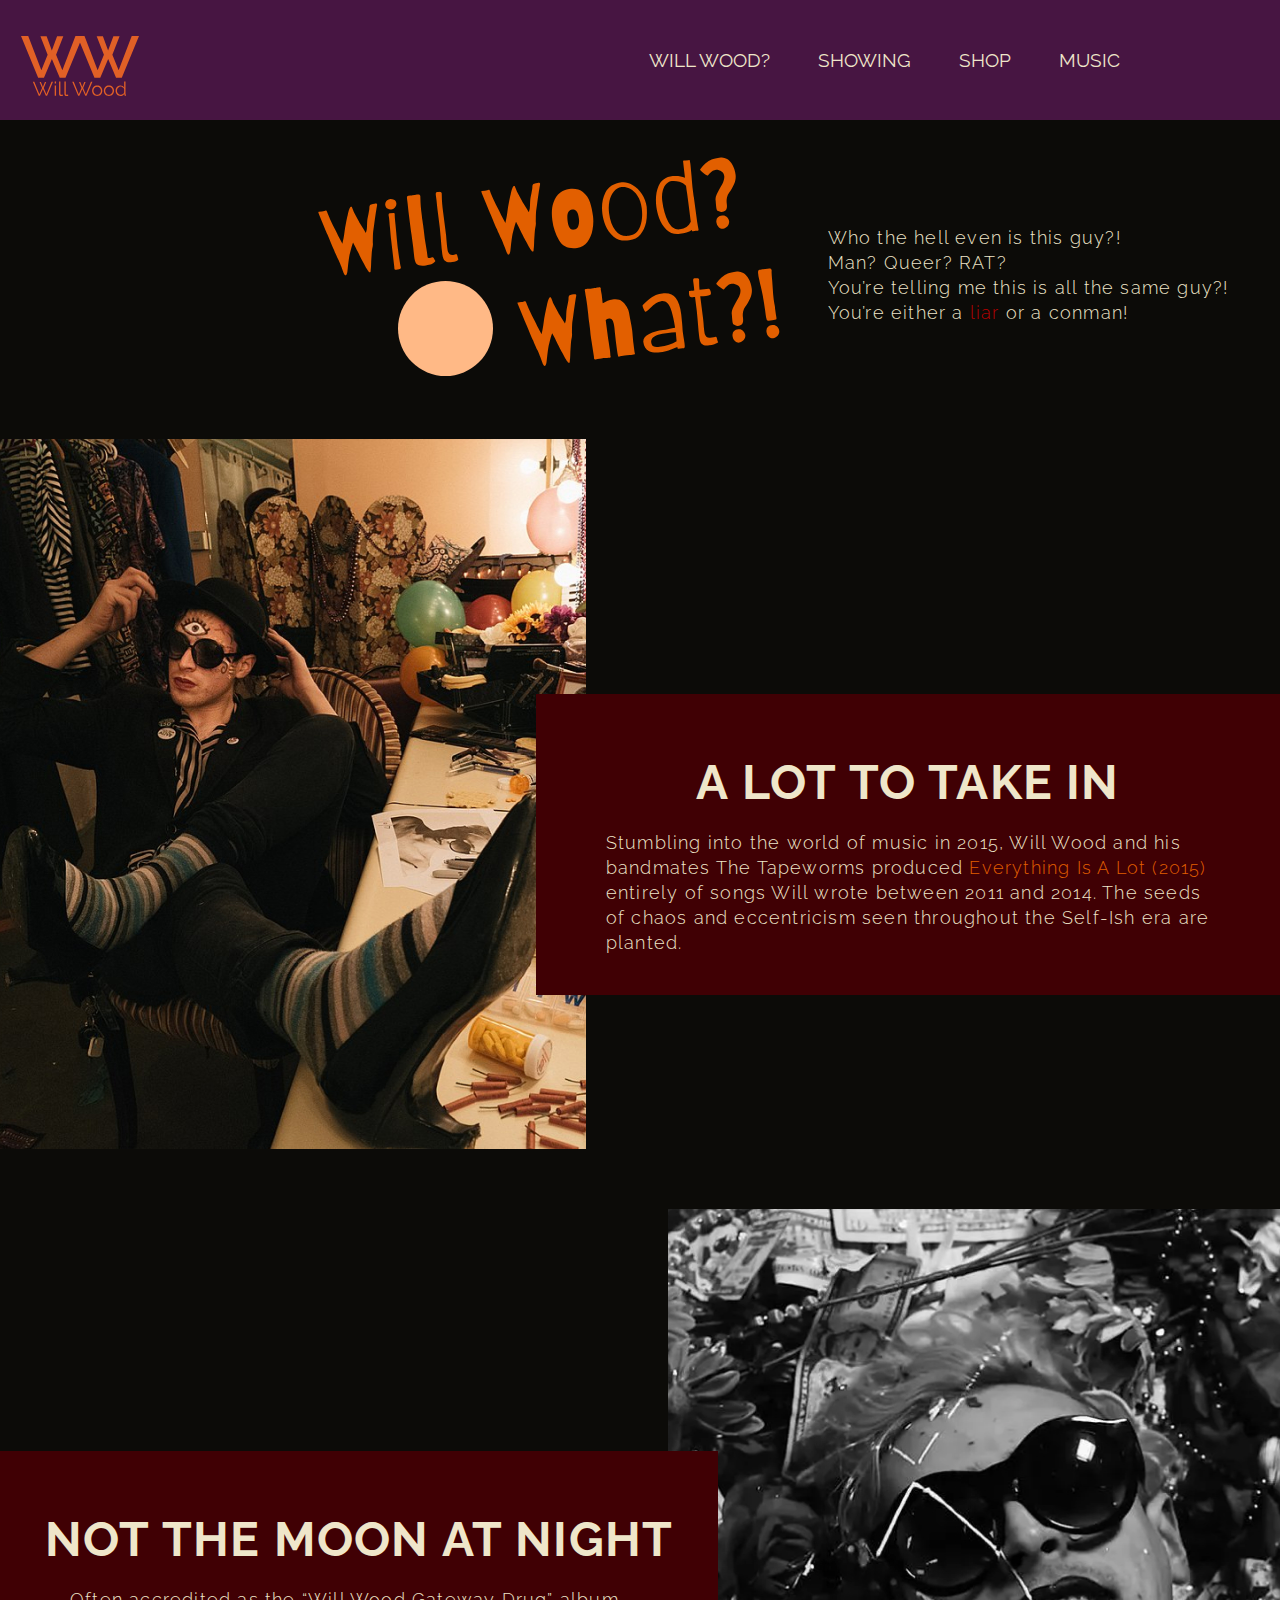
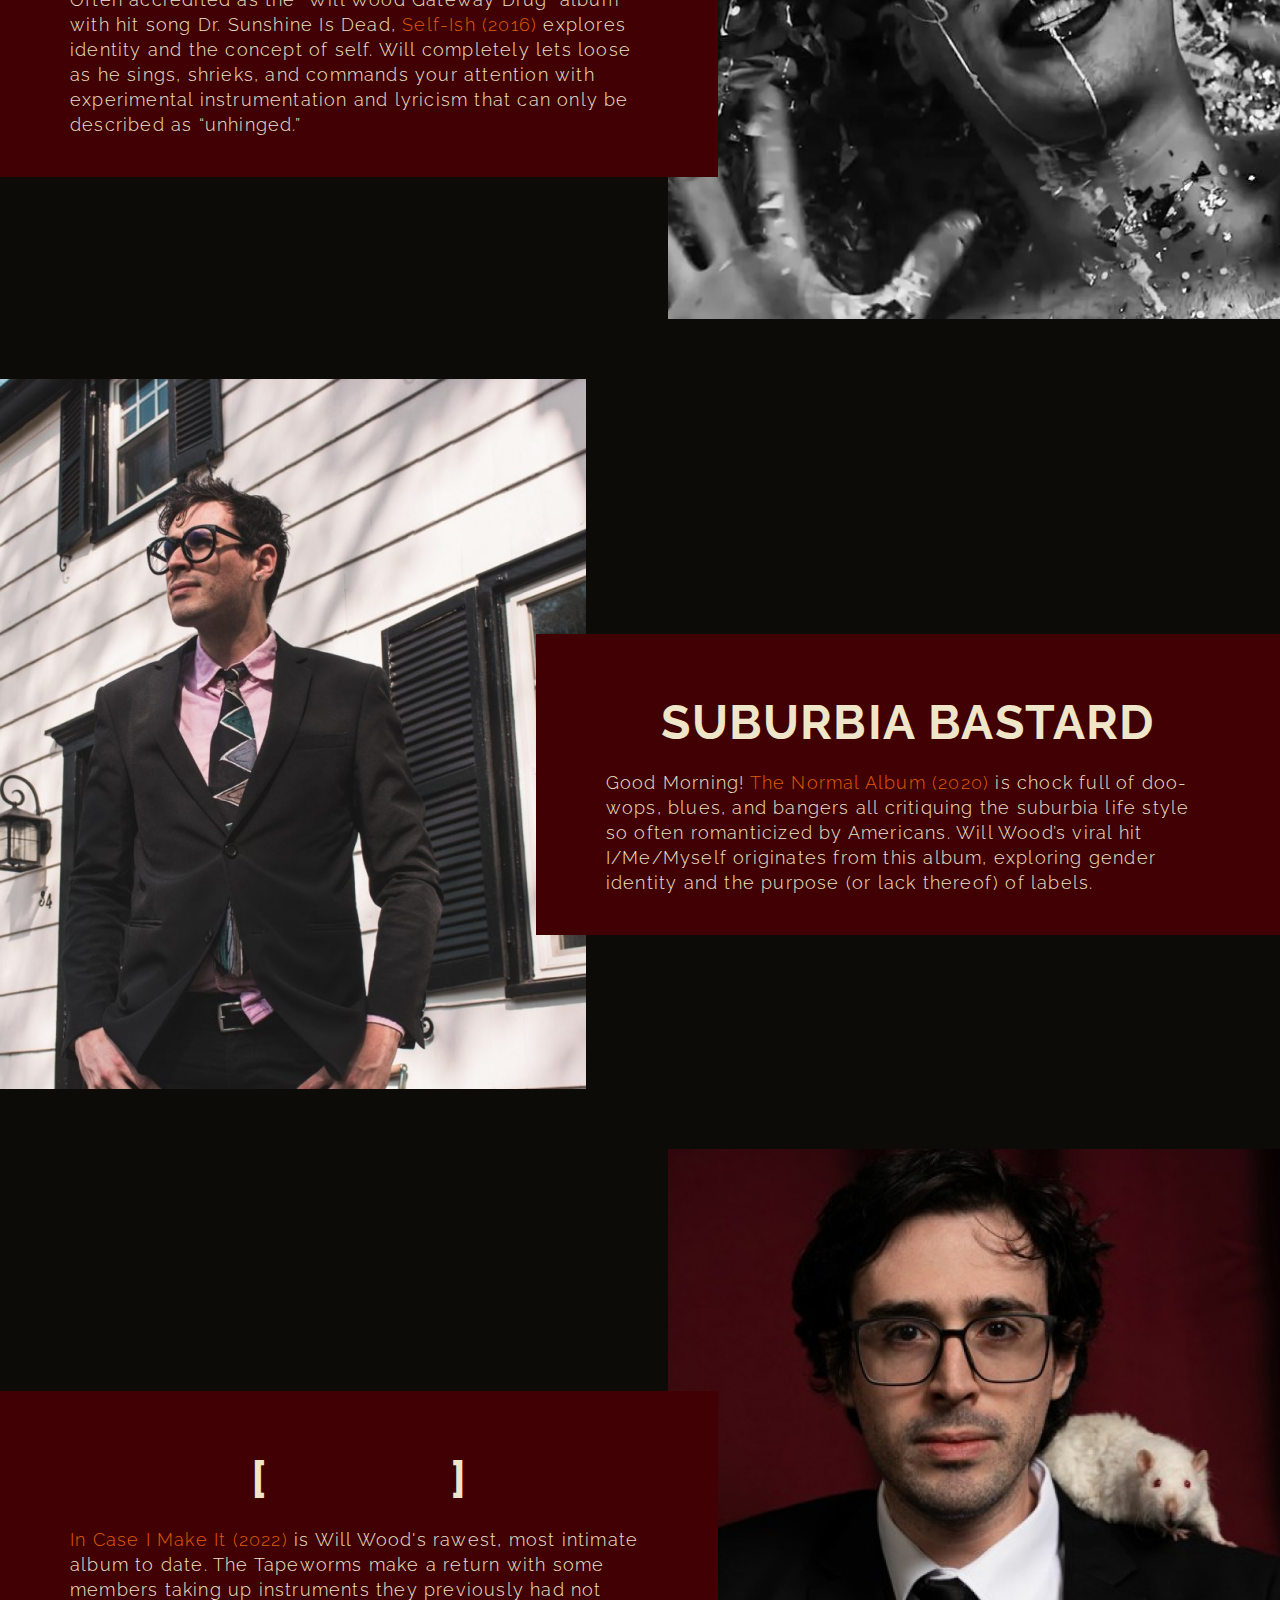
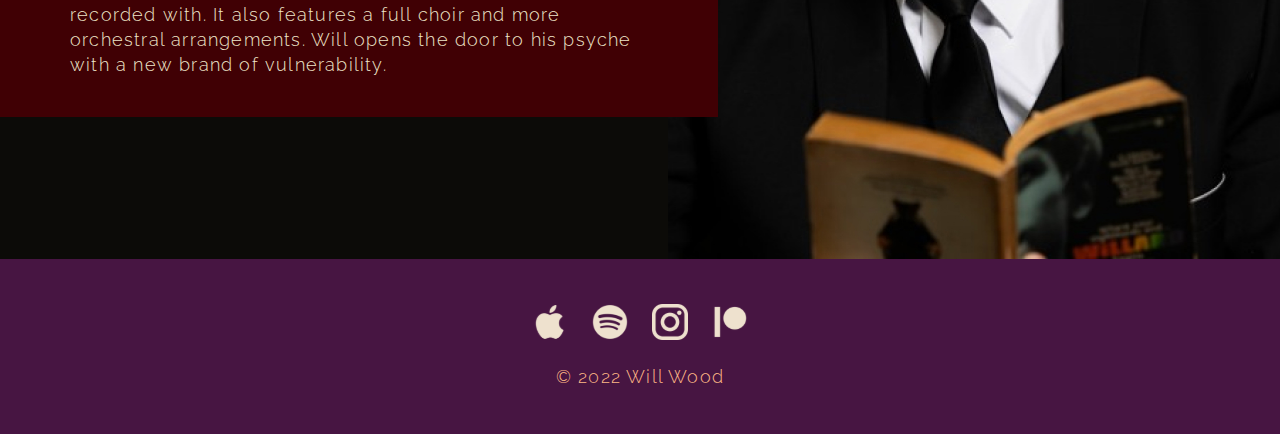
<file: www.html>
<!DOCTYPE html>
<html lang="en">
<head>
    <meta charset="UTF-8">
    <meta http-equiv="X-UA-Compatible" content="IE=edge">
    <meta name="viewport" content="width=device-width, initial-scale=1.0">
    <link rel="stylesheet" href="style.css">

    <title>Will Wood? WHAT?</title>
    <link rel="icon" type="image/x-icon" href="images/Icons/little-guy.png">
</head>
<body>

<!-- Navigation -->
<div class="navigation">
    <a href="index.html">
    <img class="logo" src="images/WW-Logo.svg" alt="Will Wood's Logo, two interlocking Ws.">
    </a>

    <input type="checkbox" id="nav-toggle" class="nav-toggle">
    <label for="nav-toggle" class="nav-toggle-label">
      <img src="images/Icons/hamburger.svg" alt="hamburger button">
    </label>
    <nav>
      <ul>
        <li><a href="www.html">Will Wood?</a></li>
        <li><a href="ICIMITour.html">Showing</a></li>
        <li><a href="wwm.html">Shop</a></li>
        <li><a href="https://www.say-10.com/product-tag/will-wood/">Music</a></li>
      </ul>
    </nav>
  </div>
<!-- End Navigation -->

<div class="secret">
  <p class="sc">I keep finding dead ants on my window sill.<br><a href="secret.html">It scares me.</a></p>
</div>

<div class="topcha couple">
  <img class="header special" src="images/Special-Headers/WWW.svg" alt="Will Wood?! What?!">
  <p class="capcha">Who the hell even is this guy?!<br>Man? Queer? RAT?<br>You’re telling me this is all the same guy?!<br>You’re either a <span class="rl">liar</span> or a conman!</p>
</div>

<!--Div Hell Div Hell Div Hell-->
<div class="container">
  <div class="card">
    <div class="csize card1"> </div>
    <div class="wwc cl">
      <h2>A LOT TO TAKE IN</h2>
      <p>Stumbling into the world of music in 2015, Will Wood and his bandmates The Tapeworms produced <span class="cardspecial">Everything Is A Lot &#40;2015&#41;</span> entirely of songs Will wrote between 2011 and 2014. The seeds of chaos and eccentricism seen throughout the Self-Ish era are planted.
  </p>
  </div>
  </div>

  <div class="card">
    <div class="csize card2"> </div>
    <div class="wwc cr">
      <h2>NOT THE MOON AT NIGHT</h2>
      <p>Often accredited as the &ldquo;Will Wood Gateway Drug&rdquo; album with hit song Dr. Sunshine Is Dead, <span class="cardspecial">Self-Ish &#40;2016&#41;</span> explores identity and the concept of self. Will completely lets loose as he sings, shrieks, and commands your attention with experimental instrumentation and lyricism that can only be described as &ldquo;unhinged.&rdquo;
      </p>
  </div>
  </div>
    
  <div class="card">
    <div class="csize card3"> </div>
    <div class="wwc cl">
      <h2>SUBURBIA BASTARD</h2>
      <p>Good Morning! <span class="cardspecial">The Normal Album &#40;2020&#41;</span> is chock full of doo-wops, blues, and bangers all critiquing the suburbia life style so often romanticized by Americans. Will Wood’s viral hit I/Me/Myself originates from this album, exploring gender identity and the purpose &#40;or lack thereof&#41; of labels.
      </p>
  </div>
  </div>
  
  <div class="card clast">
    <div class="csize card4"> </div>
    <div class="wwc cr">
      <h2>&#91;&#160;&#160;&#160;&#160;&#160;&#160;&#160;&#160;&#160;&#160;&#160;&#160;&#160;&#160;&#93;</h2>
      <p><span class="cardspecial">In Case I Make It &#40;2022&#41;</span> is Will Wood's rawest, most intimate album to date. The Tapeworms make a return with some members taking up instruments they previously had not recorded with. It also features a full choir and more orchestral arrangements. Will opens the door to his psyche with a new brand of vulnerability.
      </p>
  </div>
  </div>
  <!--End Div Hell for now-->

<!--Footer Gang-->
<footer>
  <p class="foot">© 2022 Will Wood</p>
  <div class="ficons">
    <a href="https://music.apple.com/us/artist/will-wood/1513485129">
      <img src="images/Icons/Apple.svg" alt="Apple's logo.">
    </a>
    <a href="https://open.spotify.com/artist/1VQ8riQ31zVHtlxiCC9EZE">
      <img src="images/Icons/Spotify.svg" alt="Spotify's logo.">
    </a>
    <a href="https://www.instagram.com/willwoodofficial/?hl=en">
      <img src="images/Icons/Instagram.svg" alt="Instagram's logo.">
    </a>
    <a href="https://www.patreon.com/therealwillwood">
      <img src="images/Icons/Patreon.svg" alt="Patreon's Logo">
    </a>
  </div>
</footer>
<!--End Footer Gang-->
</file>
<file: style.css>
@import url('https://fonts.googleapis.com/css2?family=Barriecito&family=Raleway&display=swap');

:root {
  --nav: #471542;
  --bg: #0C0B08;
  --w: #EFE6CA;
  --r: #400004;
  --rl: #BB0000;
  --b: #0E0D3F;
  --g: #E25F00;
  --gl: #FFB986;
  --gll: #FFD2B1;
}

*, *::before, *::after {
  box-sizing: border-box;
  margin: 0;
}

body {
  margin: 0;
  font-family: 'Raleway', sans-serif;
  font-weight: 400;
  background-color: var(--bg);
}

/** Designing for Mobile first, desktop settings in media **/

/** Basic Design sillays **/



.Special {
  font-family: 'Barriecito', cursive;
  font-size: 64px;
  color: var(--g);
}

p {
  font-family: 'Raleway', san-serif;
  font-size: 18px;
  color: var(--w);
  line-height: 25px;
  font-weight: 300;
  letter-spacing: .075rem;
  padding: 10px 40px;
}

.herobox p {
  padding: 15px 0px 30px 0px;
}

.bigbreak {
  content: "";
  display: block;
  font-size: 4px;
  line-height: 12px;
}

h2 {
  font-size: 48px;
  color: var(--g);
  line-height: 56px;
  font-weight: bold;
  letter-spacing: .075rem;
  text-align: center;
  padding-bottom: 10px;
  padding-top: 30px;
}

.wide {
  font-size: 32px;
  letter-spacing: 1.5rem;
  line-height: 32px;
  color: var(--w);
  font-weight: 300;
}

.button {
  font-size: 20px;
  line-height: 100px;
  font-weight: bold;
  color: var(--gll);
  padding: 20px;
  background-color: var(--g);
  border-radius: 5px;
  text-align: center;
  text-decoration: none;
  transition: .3s;
}

.button:hover {
  color: var(--g);
  background-color: var(--gl);
}

.link-d-m {
  color: var(--g);
  transition: .35s;
  font-weight: bolder;
}

.link-d-m:hover {
  color: var(--gl);
}

.herobox {
  padding: 20px;
}

.HP {
  font-weight: bold;
  line-height: 1.65rem;
}

.rl {
  color: var(--rl)
}

/** End BDS **/

/** Navigation Sillies **/
.navigation {
    background: var(--nav);
    text-align: center;
    position: fixed;
    width: 100%;
    z-index: 999;
    min-height: 7.5rem;
  }

  .logo {
  margin-top: 1em;
  padding: 20px;
  height: 100px;
  }

.nav-toggle {
    display: none;
  }
  
  .nav-toggle-label {
    position: absolute;
    top: 0;
    left: 0;
    margin-left: 1em;
    height: 100%;
    display: flex;
    align-items: center;
  }
  
  .nav-toggle-label span {
    color: var(--g);
    font-size: 1.5em;
  }
  
  nav {
    position: absolute;
    text-align: left;
    top: 100%;
    left: 0;
    background: var(--nav);
    width: 100%;
    transform: scale(1,0);
    transform-origin: top;
    transition: transform 400ms ease-in-out;
  }
  
  nav ul {
    margin: 0;
    padding: 0;
    list-style: none;
  }
  
  nav li {
    margin-bottom: 1em;
    margin-left: 1em;
  }
  
  nav a {
    color: var(--w);
    text-decoration: none;
    font-size: 1.2rem;
    text-transform: uppercase;
    opacity: 0;
    transition: opacity 150ms ease-in-out;
  }
  
  nav a:hover {
    color: var(--gl);
  }
  
  .nav-toggle:checked ~ nav {
     transform: scale(1,1);
  }
  
  .nav-toggle:checked ~ nav a {
    opacity: 1;
    transition: opacity 250ms ease-in-out 250ms;
  }
/** End Navigation Sillies **/

footer {
  background-color: var(--nav);
  padding: 25px;
  text-align: center;
  display: flex;
  flex-direction: column-reverse;
  align-items: center;
  justify-content: center;
  width: 100%;
}

footer p {
  color: var(--gl);
  padding: 10px;
}

.ficons img {
  padding: 10px;
  width: 3.5em;
}

.ficons a {
  text-decoration: none;
}

.secret {
  background: var(--nav);
  min-height: 7.5rem;
  width: 100%;
}

.sc {
  color: var(--w);
  text-align: center;
}

/** Fix lmao **/
.HI {
    height: 60vh;
    width: 100%;
    background: url(images/Hero2.jpg);
    background-repeat: none;
    background-size: cover;
    background-position: top center;
}

#mixup {
  text-align: center;
}

#mixup p {
  text-align: left;
}

#mixup img {
  display: none;
}

#mixup .imgbox {
  width: 100%;
  height: 60vh;
  background: url(images/LTD-WW-crop.jpg);
  background-repeat: none;
  background-size: cover;
  background-position: top center;
}

#album {
  width: 99vw;
}

.alinks {
  display: none;
}

.blinks {
  text-align: center;
  display: block;
  color: var(--gl);
  line-height: 1.75rem;
}

.blinks a {
  color: var(--g);
  text-decoration: none;
  font-size: 1.2rem;
  transition: .3s;
}

.blinks a:hover {
  color: var(--gl);
}

.promo {
  padding-bottom: 30px;
}

.topcha {
  width: 100%;
  display: flex;
  align-items: center;
  justify-content: center;
  padding: 10px 30px 50px 30px;
}

.topcha img {
  max-width: 100%;
  height: auto;
  width: auto\15;
}

.couple {
  flex-direction: column;
  padding-bottom: 0;
}

/*Div Hell*/

.card {
  display: flex;
  flex-direction: column;
  justify-content: center;
  align-items: center;
  padding-top: 30px;
  padding-bottom: 30px;
}

.wwc {
  background-color: var(--r);
  color: var(--w);
  padding: 30px;
  width: 80vw;
  margin-top: -30px;
}

.wwc h2 {
  color: var(--w);
}

.cardspecial {
  color: var(--g);
}

.csize {
  min-height: 400px;
  width: 100%;
}

.card1 {
  background-image: url(images/WWW-EIAL.jpg);
  background-repeat: none;
  background-size: cover;
  background-position: center 40%;
}

.card2 {
  background-image: url(images/WWW-SI.jpg);
  background-repeat: none;
  background-size: cover;
  background-position: center;
}

.card3 {
  background-image: url(images/WWW-TNA.jpg);
  background-repeat: none;
  background-size: cover;
  background-position: center 20%;
}

.card4 {
  background-image: url(images/WWW-ICIMI.jpg);
  background-repeat: none;
  background-size: cover;
  background-position: top center;
}

/*End Div Hell maybe*/

/* TOUR */

.searchbar {
  width: 100%;
}

.search {
  display: flex;
  justify-content: center;
  margin: auto;
  width: auto;
  overflow: hidden;
}

form.sb input[type=text] {
  padding: 10px;
  float: left;
  font-size: 15px;
  color: var(--rl);
  font-family: 'Raleway', san-serif;
  border: 1px solid var(--r);
  border-radius: 10px 0 0 10px;
  background: var(--w);
  height: 70px;
  width: 80%;
}

/*submit button*/
form.sb button {
  width: 20%;
  float: left;
  padding: 10px;
  background: var(--r);
  border: 1px solid var(--r);
  border-radius: 0 10px 10px 0;
  border-left: none;
  cursor: pointer;
  transition: .3s;
  height: 70px;
  overflow: hidden;
}

form.sb button:hover {
  background: var(--rl);
}

/* Dropdown Button */

.ddcontainer {
  padding-top: 30px;
}

.ddc {
  display: flex;
  flex-direction: column;
  justify-content: center;
  align-items: center;
  padding: 8px;
}

.dropbtn {
  background-color: var(--r);
  padding: 16px;
  border: none;
  border-radius: 3px 0px 0px 3px;
  width: 100px;
}

.dropbtn img {
  margin-top: 5px;
}

.ddgroup {
  display: flex;
  flex-direction: row;
  justify-content: space-between;
  align-items: center;
  background-color: var(--w);
  border-left: none;
  border-radius: 5px;
  width: 375px;
}

.ddgroup p {
  color: var(--bg);
}

/* The container <div> - needed to position the dropdown content */
.dropdown {
  position: relative;
  display: inline-block;
}

/* Dropdown Content (Hidden by Default) */
.dropdown-content {
  display: none;
  position: absolute;
  left: 5px;
  background-color: var(--w);
  min-width: 365px;
  box-shadow: 0px 8px 16px 0px rgba(0,0,0,0.2);
  z-index: 1;
  border-radius: 0px 0px 5px 5px;
}

/* Links inside the dropdown */
.dropdown-content a {
  color: var(--bg);
  padding: 12px 16px;
  text-decoration: none;
  display: block;
}

/* Change color of dropdown links on hover */
.dropdown-content a:hover {background-color: var(--gl);}

/* Show the dropdown menu on hover */
.dropdown:hover .dropdown-content {display: block;}

/* Change the background color of the dropdown button when the dropdown content is shown */
.dropdown:hover .dropbtn {background-color: var(--rl);}
/* END BUTTON*/

.glink {
  color: var(--g);
  text-decoration: none;
  transition: .3s ease-in-out;
}

.glink:hover {
  color: var(--gl);
}

.ibox h3 {
  color: var(--gl);
  font-size: 18px;
  line-height: 25px;
  font-weight: 300;
  letter-spacing: .075rem;
  padding: 20px 40px 0px 40px;
  font-style: italic;
}

.icont {
  padding-bottom: 40px;
}

.ibhead {
  padding: 50px 20px 0 20px;
}

/* MERCH YIPPEE */

.msec h2 {
  color: var(--w);
  text-align: center;

}

.mbox{
  display: flex;
  flex-direction: column;
  align-items: center;
  justify-content: center;
  padding: 15px;
}

.mfinal {
  padding-bottom: 50px;
}

.merch {
  padding: 15px;
}

.merch h3 {
  color: var(--g);
  font-size: 24px;
  text-align: center;
  line-height: 35px;
}

.merch p {
  padding-right: 25px;
  padding-left: 10px;
}

.mbut {
  font-size: 18px;
  line-height: 5px;
  padding: 15px 20px 15px 20px;
  text-align: center;
}

.gb {
  display: flex;
  flex-direction: row;
  justify-content: center;
  align-items: center;
}

/* Desktop */

@media screen and (min-width: 850px) {
  
    /** Navigation Sillies **/
    .nav-toggle-label {
      display: none;
    }
    
  .navigation {
      display: grid;
      grid-template-columns: 1fr auto minmax(600px, 6fr) 1fr;
    }
    
    .logo {
      grid-column: 1/4;
    }

    nav {
        all:unset;
        grid-column: 2/4;
        display: flex;
        justify-content: flex-end;
        align-items: center;
      }
      
      nav ul {
        display: flex;
        justify-content: flex-end;
      }
      
      nav li {
        margin-left: 3em;
        margin-bottom: 0;
      }
      
      nav a {
        opacity: 1;
        position: relative;
      }
      
      nav a::before {
        content:"";
        display: block;
        height: 4px;
        background: var(--g);
        position: absolute;
        top: 1.5em;
        left: 0;
        right: 0;
        transform: scale(0,.5);
        transform-origin: left;
        transition: transform ease-in-out 300ms;
      }
      
      nav a:hover::before {
        transform: scale(1,.5);
      }
      /** End Navigation Sillies **/

      .HI {
        display: none;
        height: 0px;
        width: 0px;
      }

      .hero {
        height: 75vh;
        width: 100%;
        position: relative;
        background: url(images/Hero.jpg);
        background-repeat: none;
        background-size: cover;
        background-position: top right;
      }

      .herobox {
        position: absolute;
        left: 0;
        bottom: 0;
        padding: 30px;
        margin-bottom: 10vh;
        margin-right: 52%;
      }

      .HP {
        color: var(--bg);
        font-weight: bold;
        line-height: 1.65rem;
      }

      .link-s-d {
        color: var(--nav);
        transition: .35s;
        font-weight: bolder;
      }
      
      .link-s-d:hover {
        color: var(--g);
      }

      #mixup img {
        display: block;
        width: 50vw;
      }

      #mixup .imgbox {
        background: none;
      }

      #mixup {
        display: flex;
        flex-direction: row-reverse;
      }

      .wwbox {
        height: 50vh;
        padding-top: 1vh;
        z-index: 100;
      }

      #album {
        display: block;
        width: 50vw;
        margin: auto;
        margin-top: 10%;
        z-index: 1;
      }

      .blinks {
        display: none;
      }
      
      .alinks {
        text-align: center;
        display: block;
        color: var(--gl);
      }
      
      .alinks a {
        color: var(--g);
        text-decoration: none;
        font-size: 1.2rem;
        transition: .3s;
      }
      
      .alinks a:hover {
        color: var(--gl);
      }

      .promo {
        padding-bottom: 40px;
      }

      footer {
        flex-direction: column-reverse;
        justify-content: space-around;
        align-items: center;
        padding: 35px;
      }


      /*WW?! W?!*/

      .couple {
        display: flex;
        flex-direction: row;
        justify-content: center;
      }

      .capcha {
        padding-top: 20px;
        margin-right: -25%;
      }

      .card:nth-child(odd) {
        flex-direction: row;
      }

      .card:nth-child(even) {
        flex-direction: row-reverse;
      }

      .wwc {
        padding: 30px;
        margin-top: 100px;
      }

      .cl {
        margin-left: -50px;
      }

      .cr {
        z-index: 900;
      }

      .csize {
        min-height: 710px;
        width: 70vw;
        margin-left: -50px;
      }

      .clast {
        padding-bottom: 0;
      }

      /* Ticketsssssss */

      .ddgroup {
        width: 750px;
      }

      .dropdown-content {
        min-width: 740px;
      }

      .box1 {
        padding-left: 30px;
      }

      .box2 {
        padding-right: 30px;
      }

      .box1 p {
        padding-right: 15px;
      }

      .box2 p {
        padding-left: 20px;
      }

      .box2 h3 {
        padding-left: 20px;
      }

      .ibhead {
        text-align: left;
        padding-left: 60px;
        width: 62%;
      }

      .ibhead::before {
        font-weight: bold;
        content: "THINGS TO KNOW ";
      }

      .icont {
        display: flex;
      }


      /* MERCH */

      .mbox{
        flex-direction: row;
      }

      .merch {
        padding: 15px 30px 15px 30px;
      }

      .msec h2 {
        text-align: left;
        margin-left: 15%;
      }
      

}
</file>
<file: secret.css>
@import url('https://fonts.googleapis.com/css2?family=Barriecito&family=Raleway&display=swap');

:root {
  --nav: #471542;
  --bg: #0C0B08;
  --w: #EFE6CA;
  --r: #400004;
  --b: #0E0D3F;
  --g: #E25F00;
  --gl: #FFB986;
}

*, *::before, *::after {
  box-sizing: border-box;
  margin: 0;
}

body {
  margin-top: 15%;
  font-family:'Courier New', Courier, monospace;
  background-color: black;
  color: white;
}

.box {
  margin: auto;
  width: 600px;
}

.p {
  width: 30px;
}
</file>
<file: purchase.css>
@import url('https://fonts.googleapis.com/css2?family=Barriecito&family=Raleway&display=swap');

:root {
  --nav: #471542;
  --bg: #0C0B08;
  --bgl: #1E1E1E;
  --w: #EFE6CA;
  --r: #400004;
  --rl: #BB0000;
  --b: #0E0D3F;
  --g: #E25F00;
  --gl: #FFB986;
  --gll: #FFD2B1;
}

*, *::before, *::after {
  box-sizing: border-box;
  margin: 0;
}

body {
  margin: 0;
  font-family: 'Raleway', sans-serif;
  font-weight: 400;
  background-color: var(--w);
}

p {
    font-family: 'Raleway', san-serif;
    font-size: 18px;
    color: var(--bg);
    line-height: 25px;
    font-weight: 300;
    letter-spacing: .075rem;
    padding: 10px 0px 10px 0px;
  }

  h2 {
    font-size: 48px;
    color: var(--g);
    line-height: 56px;
    font-weight: bold;
    letter-spacing: .075rem;
    text-align: left;
    padding-bottom: 10px;
    padding-top: 30px;
  }

  .t-form a {
    color: var(--g);
    font-weight: bold;
    font-size: 1.2rem;
    transition: .3s;
  }
  
  .t-form a:hover {
    color: var(--gl);
  }

  hr {
    border-color: var(--gll);
    border-top-color: var(--g);
    width: 90%;
  }

  .tpnorm, .tpflex {
    display: flex;
    flex-direction: column;
    align-items: center;
  }

form hr {
    width: 100%;
}

  form {
    width: 90%;
  }

  form input {
    padding: 15px;
    width: 100%;
    border: none;
    border-bottom: 1px solid var(--gl);
    border-left: 4px solid var(--g);
    background: var(--gll);
    border-radius: 0 5px 5px 0;
  }

  ::placeholder {
    color: var(--bgl);
    font-family: 'Raleway', san-serif;
    font-size: 14px;
  }

.tfield {
    padding: 10px 0 10px 0;
}

.bump {
    padding-bottom: 30px;
}

button input {
    border: none;
    background-color: transparent;
    color: var(--gll);
    font-family: 'Raleway', san-serif;
    font-size: 20px;
    font-weight: bold;
    padding: 20px;
    border-radius: 5px;
    text-align: center;
    text-decoration: none;
    transition: .3s;
}

button {
    border: none;
    border-radius: 5px;
    background-color: var(--g);
    transition: .3s;
}

button input:hover {
    color: var(--g)
}

button:hover {
    background-color: var(--gl);
}

.buttonbox {
    display: flex;
    justify-content: center;
    align-content: center;
    padding-bottom: 30px;
}

  /** Navigation Sillies Part 2 **/
.navigation {
    background: var(--nav);
    text-align: center;
    position: fixed;
    width: 100%;
    z-index: 999;
    min-height: 7rem;
  }

  .logo {
    margin-top: 1em;
    padding: 20px;
    height: 100px;
    }

.nav-toggle {
    display: none;
  }
  
  .nav-toggle-label {
    position: absolute;
    top: 0;
    left: 0;
    margin-left: 1em;
    height: 100%;
    display: flex;
    align-items: center;
  }
  
  .nav-toggle-label span {
    color: var(--g);
    font-size: 1.5em;
  }
  
  nav {
    position: absolute;
    text-align: left;
    top: 100%;
    left: 0;
    background: var(--nav);
    width: 100%;
    transform: scale(1,0);
    transform-origin: top;
    transition: transform 400ms ease-in-out;
  }
  
  nav ul {
    margin: 0;
    padding: 0;
    list-style: none;
  }
  
  nav li {
    margin-bottom: 1em;
    margin-left: 1em;
  }
  
  nav a {
    color: var(--w);
    text-decoration: none;
    font-size: 1.2rem;
    text-transform: uppercase;
    opacity: 0;
    transition: opacity 150ms ease-in-out;
  }
  
  nav a:hover {
    color: var(--gl);
  }
  
  .nav-toggle:checked ~ nav {
     transform: scale(1,1);
  }
  
  .nav-toggle:checked ~ nav a {
    opacity: 1;
    transition: opacity 250ms ease-in-out 250ms;
  }
/** End Navigation Sillies **/

/** Sillay Footer + Secret Gang **/

footer {
    background-color: var(--nav);
    padding: 25px;
    text-align: center;
    display: flex;
    flex-direction: column-reverse;
    align-items: center;
    justify-content: center;
    width: 100%;
  }
  
  footer p {
    color: var(--gl);
    padding: 10px;
  }
  
  .ficons img {
    padding: 10px;
    width: 4.5em;
  }

  .ficons a {
    text-decoration: none;
  }
  
  .secret {
    background: var(--nav);
    min-height: 7rem;
    width: 100%;
  }
  
  .sc {
    color: var(--w);
    text-align: center;
  }

/** Hello if you're reading this! You've really fallen in, eh? **/

select {
    -webkit-appearance: none;
    -moz-appearance: none;
    -ms-appearance: none;
    appearance: none;
    outline: 0;
    background-color: var(--gl);
    background-image: none;
    border: none;
    border-radius: 5px;
    /**pt2**/
    width: 100%;
    height: 100%;
    margin: 0;
    padding: 0 0 0 10px;
    color: var(--bg);
    text-align: right;
    font-size: 14px;
    font-family: 'Raleway', san-serif;
    padding-right: 10px;
    cursor: pointer;
    /**pt3**/
    -webkit-transition: .25s all ease;
    -o-transition: .25s all ease;
    transition: .25s all ease;
}

option {
    background-color: var(--gll);
    padding-right: 10px;
}

.select {
    position: relative;
    display: block;
    width: 400px;
    height: 3em;
    line-height: 3;
    overflow: hidden;
    border-radius: 5px;
}

.age {
    width: 80px;
}

.age select {
    font-size: 18px;
}

select::-ms-expand {
    display: none;
}
 
.select::before {
    content: url(images/Icons/drop.png);
    position: absolute;
    top: 3px;
    left: 0;
    bottom: 0;
    padding: 0 15px;
    background-color: transparent;
    pointer-events: none;
}

select:hover {
    background-color: var(--gll);
}

.flexit {
    display: flex;
    align-items: center;
    justify-content: center;
    padding: 5px 0 30px 0;
}

.agebox {
    display: flex;
    flex-direction: row-reverse;
    align-items: center;
    justify-content: center;
    padding: 10px;
}

.agebox label {
    font-weight: bold;
    font-size: 20px;
    padding: 10px;
}

.thanks {
    display: flex;
    flex-direction: column;
    align-items: center;
    justify-content: center;
    text-align: center;
    height: 75vh;
}

.thanks h2 {
    text-align: center;
}



/** Begin Desktop Hell **/
@media screen and (min-width: 850px) {
  
    /** Navigation Sillies Part 2 **/
    .nav-toggle-label {
      display: none;
    }
    
  .navigation {
      display: grid;
      grid-template-columns: 1fr auto minmax(600px, 6fr) 1fr;
    }
    
    .logo {
      grid-column: 1/4;
    }

    nav {
        all:unset;
        grid-column: 2/4;
        display: flex;
        justify-content: flex-end;
        align-items: center;
      }
      
      nav ul {
        display: flex;
        justify-content: flex-end;
      }
      
      nav li {
        margin-left: 3em;
        margin-bottom: 0;
      }
      
      nav a {
        opacity: 1;
        position: relative;
      }
      
      nav a::before {
        content:"";
        display: block;
        height: 4px;
        background: var(--g);
        position: absolute;
        top: 1.5em;
        left: 0;
        right: 0;
        transform: scale(0,.5);
        transform-origin: left;
        transition: transform ease-in-out 300ms;
      }
      
      nav a:hover::before {
        transform: scale(1,.5);
      }
      /** End Navigation Sillies **/


      .peekaboo {
        display: none;
      }

      .tpflex form {
        margin-top: 30px;
        display: flex;
        flex-direction: row;
      }

      .biggeragebox {
        display: block;
        margin-top: 100px;
        padding-bottom: 50px;
      }

      #bome {
        padding-left: 75px;
      }

      .flexit {
        display: block;
        margin-left: 70px;
      }
    
      form input {
        margin-left: 70px;
        width: 50%;
      }

      .tpnorm label {
        margin-left: 70px;
      }

      .buttonbox {
        display: block;
        margin-left: 70px;
      }

      button input {
        width: 100%;
        margin-left: 0;
      }

      /** Sillay Footer + Secret **/

      footer {
        flex-direction: row;
        justify-content: space-around;
        align-items: center;
        padding: 35px;
      }

      /** I've been feeling kind of melancholy lately. I think there's worms in my brain or something, haha. **/

    }
</file>
